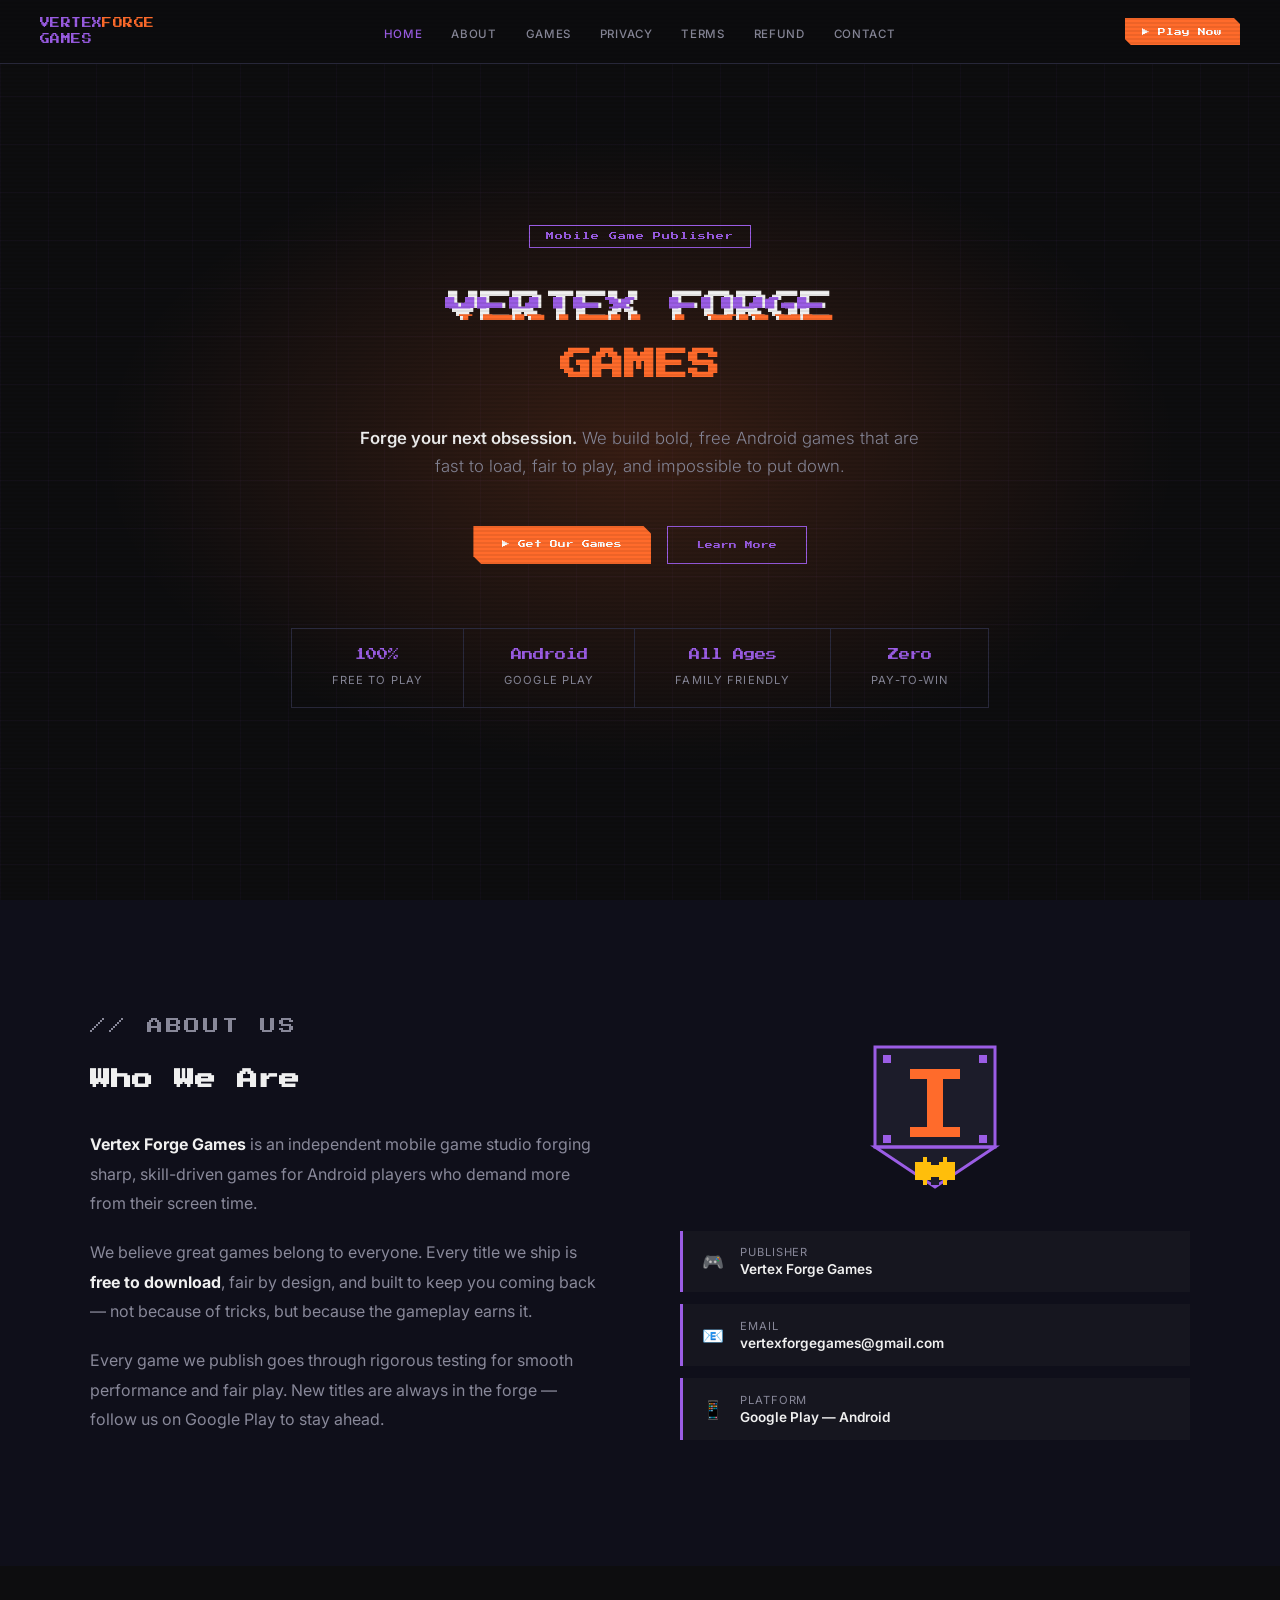
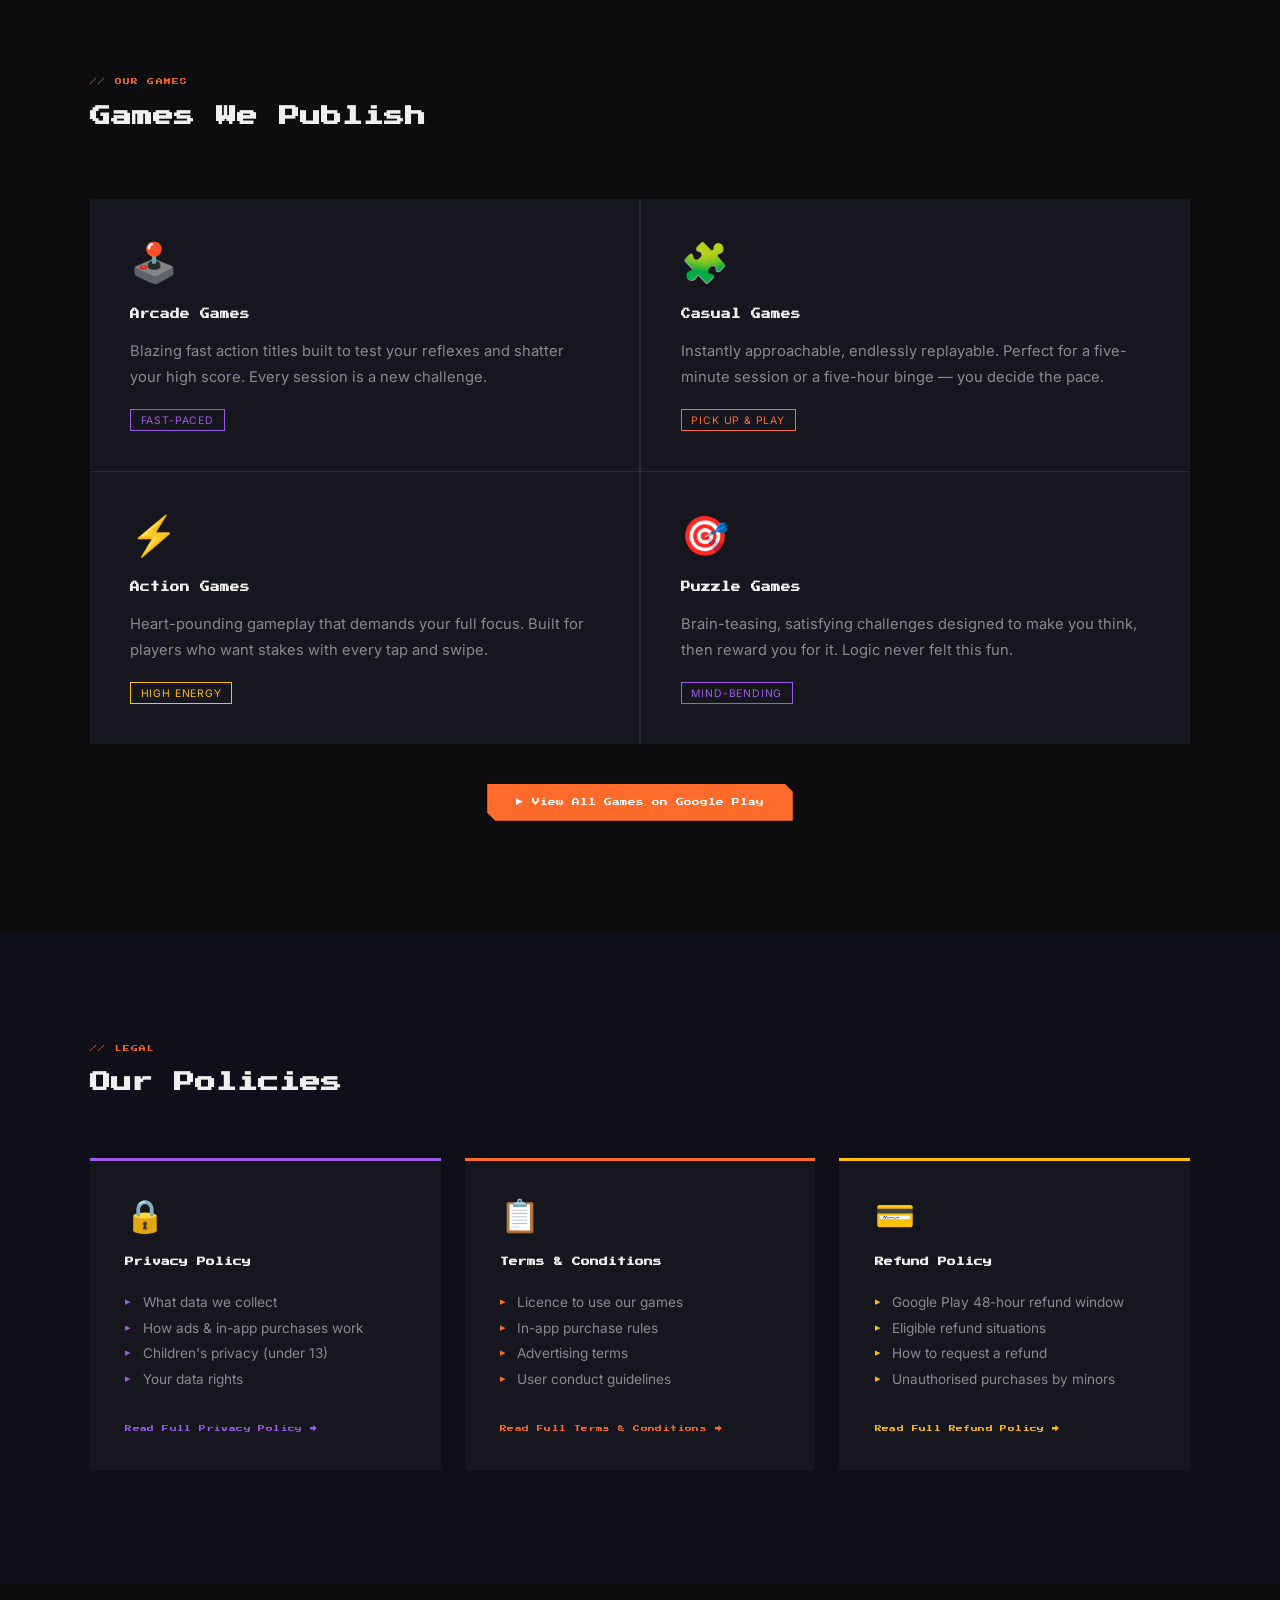
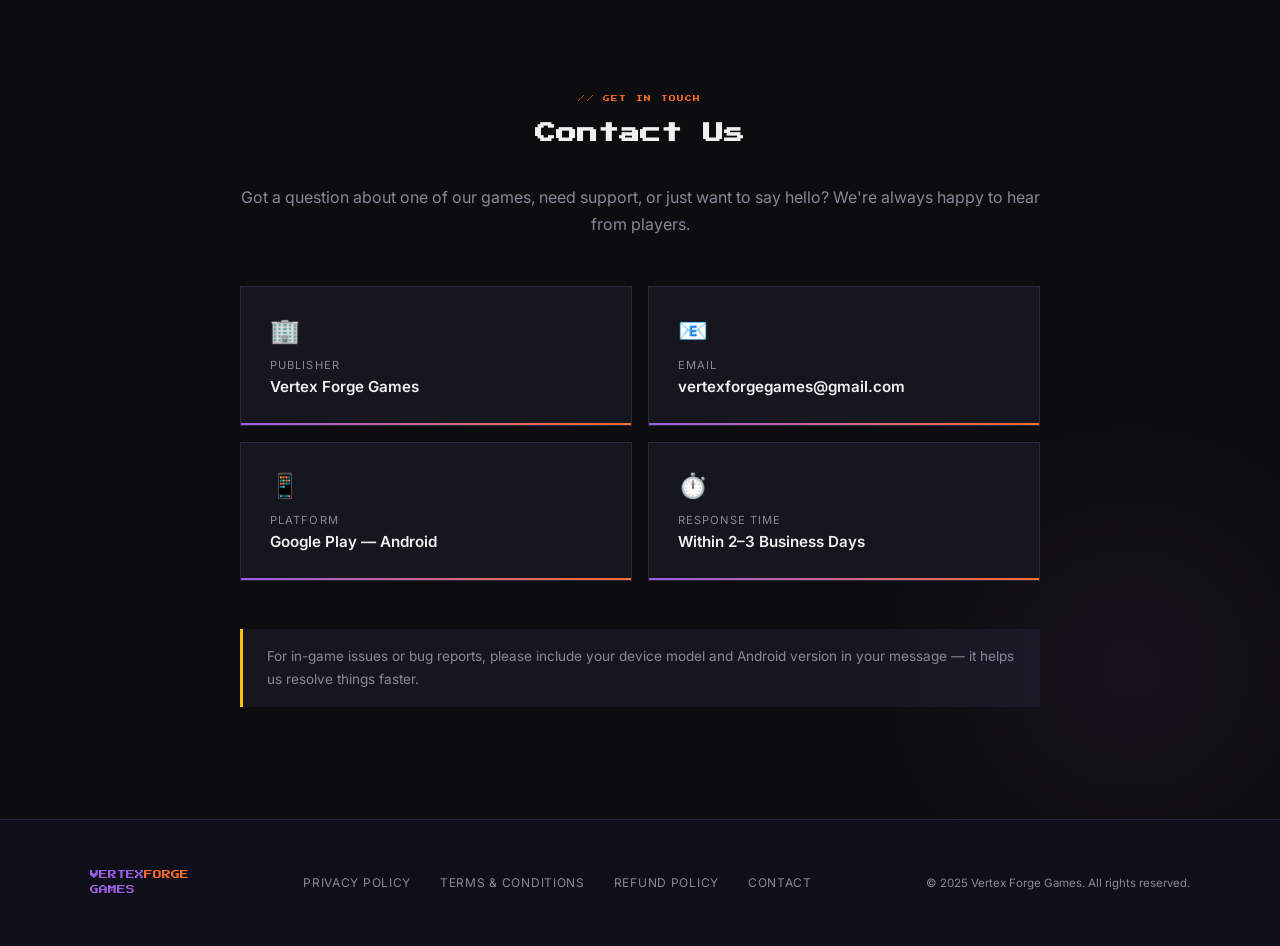
<file: index.html>
<!DOCTYPE html>
<html lang="en">
<head>
  <meta charset="UTF-8" />
  <meta name="viewport" content="width=device-width, initial-scale=1.0" />
  <title>Vertex Forge Games – Mobile Game Publisher</title>
  <link rel="preconnect" href="https://fonts.googleapis.com" />
  <link rel="preconnect" href="https://fonts.gstatic.com" crossorigin />
  <link href="https://fonts.googleapis.com/css2?family=Press+Start+2P&family=Inter:wght@300;400;500;600;700&display=swap" rel="stylesheet" />
  <link rel="stylesheet" href="style.css" />
  <style>
    /* ── SCANLINE ── */
    body::before {
      content: '';
      position: fixed;
      inset: 0;
      background: repeating-linear-gradient(
        to bottom,
        transparent 0px, transparent 2px,
        rgba(0,0,0,0.07) 2px, rgba(0,0,0,0.07) 4px
      );
      pointer-events: none;
      z-index: 9999;
    }

    /* ── HERO ── */
    #home {
      min-height: 100vh;
      display: flex;
      flex-direction: column;
      align-items: center;
      justify-content: center;
      position: relative;
      padding: 6rem 2rem 4rem;
      text-align: center;
      overflow: hidden;
    }
    #home::before {
      content: '';
      position: absolute;
      inset: 0;
      background-image:
        linear-gradient(rgba(155,93,229,0.04) 1px, transparent 1px),
        linear-gradient(90deg, rgba(155,93,229,0.04) 1px, transparent 1px);
      background-size: 48px 48px;
    }
    #home::after {
      content: '';
      position: absolute;
      inset: 0;
      background: radial-gradient(ellipse 60% 50% at 50% 50%, rgba(255,107,43,0.18) 0%, transparent 70%);
    }
    .hero-inner { position: relative; z-index: 2; max-width: 860px; }

    .hero-eyebrow {
      display: inline-block;
      font-family: var(--pixel-font);
      font-size: 0.5rem;
      color: var(--teal);
      letter-spacing: 0.12em;
      margin-bottom: 2rem;
      border: 1px solid var(--teal);
      padding: 0.4rem 1rem;
    }
    .hero-title {
      font-family: var(--pixel-font);
      font-size: clamp(1rem, 4vw, 2rem);
      line-height: 1.8;
      color: var(--white);
      margin-bottom: 0.6rem;
    }
    .hero-title .accent-red  { color: var(--red); }

    /* glitch */
    .glitch { position: relative; display: inline-block; }
    .glitch::before, .glitch::after {
      content: attr(data-text);
      position: absolute;
      top: 0; left: 0;
      width: 100%;
    }
    .glitch::before {
      color: var(--teal);
      clip-path: polygon(0 30%, 100% 30%, 100% 50%, 0 50%);
      transform: translateX(-3px);
      animation: glitch1 3.5s infinite linear;
    }
    .glitch::after {
      color: var(--red);
      clip-path: polygon(0 60%, 100% 60%, 100% 80%, 0 80%);
      transform: translateX(3px);
      animation: glitch2 3.5s infinite linear;
    }
    @keyframes glitch1 {
      0%, 88%, 100% { transform: translateX(-3px); opacity: 1; }
      90% { transform: translateX(4px) skewX(-2deg); opacity: 0.8; }
      92% { transform: translateX(-2px); opacity: 1; }
    }
    @keyframes glitch2 {
      0%, 88%, 100% { transform: translateX(3px); opacity: 1; }
      90% { transform: translateX(-4px) skewX(2deg); opacity: 0.8; }
      92% { transform: translateX(2px); opacity: 1; }
    }

    .hero-sub {
      font-size: 1.05rem;
      color: var(--muted);
      max-width: 580px;
      margin: 1.8rem auto 2.8rem;
      line-height: 1.7;
      font-weight: 300;
    }
    .hero-sub strong { color: var(--white); font-weight: 600; }

    .hero-btns { display: flex; gap: 1rem; justify-content: center; flex-wrap: wrap; }

    .btn-secondary {
      font-family: var(--pixel-font);
      font-size: 0.48rem;
      padding: 0.9rem 1.8rem;
      background: transparent;
      color: var(--teal);
      text-decoration: none;
      border: 1px solid var(--teal);
      transition: background 0.2s, transform 0.15s;
      display: inline-block;
    }
    .btn-secondary:hover { background: rgba(155,93,229,0.1); transform: translateY(-2px); }

    .hero-stats {
      display: flex;
      gap: 0;
      justify-content: center;
      margin-top: 4rem;
      flex-wrap: wrap;
      border: 1px solid var(--border);
    }
    .stat { padding: 1.2rem 2.5rem; border-right: 1px solid var(--border); text-align: center; }
    .stat:last-child { border-right: none; }
    .stat-val { font-family: var(--pixel-font); font-size: 0.7rem; color: var(--teal); display: block; margin-bottom: 0.5rem; }
    .stat-label { font-size: 0.7rem; color: var(--muted); text-transform: uppercase; letter-spacing: 0.1em; }

    /* ── ABOUT ── */
    #about { padding: 7rem 2rem; background: var(--deep-navy); position: relative; }
    .about-grid { max-width: 1100px; margin: 0 auto; display: grid; grid-template-columns: 1fr 1fr; gap: 5rem; align-items: center; }
    .about-text p { font-size: 1rem; color: var(--muted); line-height: 1.85; margin-bottom: 1.2rem; }
    .about-text p strong { color: var(--white); }
    .about-logo-box { display: flex; flex-direction: column; align-items: center; gap: 1.5rem; }
    .pixel-emblem { width: 180px; height: 180px; }
    .pixel-emblem svg { width: 100%; height: 100%; }
    .about-info-cards { display: flex; flex-direction: column; gap: 0.8rem; width: 100%; }
    .info-card { display: flex; align-items: center; gap: 1rem; padding: 0.9rem 1.2rem; background: var(--panel); border-left: 3px solid var(--teal); }
    .info-card-icon { font-size: 1.1rem; }
    .info-card-label { font-size: 0.7rem; color: var(--muted); text-transform: uppercase; letter-spacing: 0.08em; margin-bottom: 0.15rem; }
    .info-card-val { font-size: 0.85rem; color: var(--white); font-weight: 600; }

    /* ── GAMES ── */
    #games { padding: 7rem 2rem; background: var(--black); }
    .games-header { max-width: 1100px; margin: 0 auto 4rem; }
    .games-grid { max-width: 1100px; margin: 0 auto; display: grid; grid-template-columns: repeat(2,1fr); gap: 1.5px; background: var(--border); }
    .game-card { background: var(--panel); padding: 2.5rem; position: relative; overflow: hidden; transition: background 0.25s; }
    .game-card::before { content:''; position:absolute; top:0; left:0; width:3px; height:0; background:var(--teal); transition:height 0.35s ease; }
    .game-card:hover { background: var(--panel2); }
    .game-card:hover::before { height: 100%; }
    .game-card:nth-child(2)::before { background: var(--red); }
    .game-card:nth-child(3)::before { background: var(--gold); }
    .game-card:nth-child(4)::before { background: var(--teal); }
    .game-icon { font-size: 2.4rem; margin-bottom: 1.2rem; display: block; }
    .game-card h3 { font-family: var(--pixel-font); font-size: 0.6rem; color: var(--white); margin-bottom: 1rem; line-height: 1.8; }
    .game-card p { font-size: 0.92rem; color: var(--muted); line-height: 1.75; }
    .game-tag { display: inline-block; margin-top: 1.2rem; font-size: 0.65rem; color: var(--teal); border: 1px solid currentColor; padding: 0.2rem 0.6rem; letter-spacing: 0.08em; text-transform: uppercase; }
    .game-card:nth-child(2) .game-tag { color: var(--red); }
    .game-card:nth-child(3) .game-tag { color: var(--gold); }
    .games-cta { max-width: 1100px; margin: 2.5rem auto 0; text-align: center; }

    /* ── POLICIES ── */
    #policies { padding: 7rem 2rem; background: var(--deep-navy); }
    .policies-inner { max-width: 1100px; margin: 0 auto; }
    .policies-grid { display: grid; grid-template-columns: repeat(3,1fr); gap: 1.5rem; margin-top: 3.5rem; }
    .policy-card { background: var(--panel); padding: 2.2rem; border-top: 3px solid var(--border); position: relative; transition: border-color 0.2s, transform 0.2s; }
    .policy-card:nth-child(1) { border-top-color: var(--teal); }
    .policy-card:nth-child(2) { border-top-color: var(--red); }
    .policy-card:nth-child(3) { border-top-color: var(--gold); }
    .policy-card:hover { transform: translateY(-4px); }
    .policy-icon { font-size: 2rem; margin-bottom: 1.2rem; display: block; }
    .policy-card h3 { font-family: var(--pixel-font); font-size: 0.55rem; color: var(--white); margin-bottom: 1.2rem; line-height: 1.8; }
    .policy-card ul { list-style: none; margin-bottom: 1.5rem; }
    .policy-card ul li { font-size: 0.85rem; color: var(--muted); padding: 0.3rem 0 0.3rem 1.1rem; position: relative; }
    .policy-card ul li::before { content:'▸'; position:absolute; left:0; color:var(--teal); font-size:0.7rem; }
    .policy-card:nth-child(2) ul li::before { color: var(--red); }
    .policy-card:nth-child(3) ul li::before { color: var(--gold); }
    .policy-link { font-family: var(--pixel-font); font-size: 0.42rem; color: var(--teal); text-decoration: none; letter-spacing: 0.06em; transition: color 0.2s; }
    .policy-link:hover { color: var(--white); }
    .policy-card:nth-child(2) .policy-link { color: var(--red); }
    .policy-card:nth-child(3) .policy-link { color: var(--gold); }

    /* ── CONTACT ── */
    #contact { padding: 7rem 2rem; background: var(--black); position: relative; overflow: hidden; }
    #contact::before { content:''; position:absolute; bottom:-100px; right:-100px; width:500px; height:500px; background:radial-gradient(circle, rgba(155,93,229,0.07) 0%, transparent 70%); }
    .contact-inner { max-width: 800px; margin: 0 auto; text-align: center; }
    .contact-cards { display: grid; grid-template-columns: repeat(2,1fr); gap: 1rem; margin: 3rem 0; }
    .contact-card { background: var(--panel); padding: 1.8rem; border: 1px solid var(--border); text-align: left; position: relative; overflow: hidden; }
    .contact-card::after { content:''; position:absolute; bottom:0; left:0; right:0; height:2px; background:linear-gradient(90deg, var(--teal), var(--red)); }
    .contact-card-icon { font-size: 1.5rem; margin-bottom: 0.8rem; display: block; }
    .contact-card-label { font-size: 0.7rem; color: var(--muted); text-transform: uppercase; letter-spacing: 0.1em; margin-bottom: 0.3rem; }
    .contact-card-val { font-size: 0.95rem; color: var(--white); font-weight: 600; }
    .contact-note { font-size: 0.85rem; color: var(--muted); line-height: 1.7; background: var(--panel); border-left: 3px solid var(--gold); padding: 1rem 1.5rem; text-align: left; }

    @media (max-width: 768px) {
      .about-grid { grid-template-columns: 1fr; gap: 3rem; }
      .games-grid { grid-template-columns: 1fr; }
      .policies-grid { grid-template-columns: 1fr; }
      .contact-cards { grid-template-columns: 1fr; }
      .hero-stats { flex-direction: column; border: none; gap: 0.5rem; }
      .stat { border-right: none; border: 1px solid var(--border); }
    }
    @media (prefers-reduced-motion: reduce) {
      .glitch::before, .glitch::after { animation: none; }
    }
  </style>
</head>
<body>

<!-- NAV -->
<nav>
  <a href="index.html" class="nav-logo">VERTEX<span>FORGE</span><br>GAMES</a>
  <ul>
    <li><a href="#home" class="active">Home</a></li>
    <li><a href="#about">About</a></li>
    <li><a href="#games">Games</a></li>
    <li><a href="privacy-policy.html">Privacy</a></li>
    <li><a href="terms.html">Terms</a></li>
    <li><a href="refund-policy.html">Refund</a></li>
    <li><a href="#contact">Contact</a></li>
  </ul>
  <a href="https://play.google.com/store" class="nav-cta">▶ Play Now</a>
</nav>

<!-- HERO -->
<section id="home">
  <div class="hero-inner">
    <span class="hero-eyebrow">Mobile Game Publisher</span>
    <h1 class="hero-title">
      <span class="glitch" data-text="VERTEX FORGE">VERTEX FORGE</span><br>
      <span class="accent-red">GAMES</span>
    </h1>
    <p class="hero-sub">
      <strong>Forge your next obsession.</strong> We build bold, free Android games that are fast to load, fair to play, and impossible to put down.
    </p>
    <div class="hero-btns">
      <a href="https://play.google.com/store" class="btn-primary">▶ Get Our Games</a>
      <a href="#about" class="btn-secondary">Learn More</a>
    </div>
    <div class="hero-stats">
      <div class="stat"><span class="stat-val">100%</span><span class="stat-label">Free to Play</span></div>
      <div class="stat"><span class="stat-val">Android</span><span class="stat-label">Google Play</span></div>
      <div class="stat"><span class="stat-val">All Ages</span><span class="stat-label">Family Friendly</span></div>
      <div class="stat"><span class="stat-val">Zero</span><span class="stat-label">Pay-to-Win</span></div>
    </div>
  </div>
</section>

<!-- ABOUT -->
<section id="about">
  <div class="about-grid">
    <div class="about-text">
      <p class="section-label">// About Us</p>
      <h2 class="section-title">Who We Are</h2>
      <p><strong>Vertex Forge Games</strong> is an independent mobile game studio forging sharp, skill-driven games for Android players who demand more from their screen time.</p>
      <p>We believe great games belong to everyone. Every title we ship is <strong>free to download</strong>, fair by design, and built to keep you coming back — not because of tricks, but because the gameplay earns it.</p>
      <p>Every game we publish goes through rigorous testing for smooth performance and fair play. New titles are always in the forge — follow us on Google Play to stay ahead.</p>
    </div>
    <div class="about-logo-box">
      <div class="pixel-emblem">
        <svg viewBox="0 0 180 180" xmlns="http://www.w3.org/2000/svg">
          <rect x="30" y="20" width="120" height="100" fill="#1c1c2a" rx="0"/>
          <polygon points="30,120 90,160 150,120" fill="#1c1c2a"/>
          <rect x="30" y="20" width="120" height="100" fill="none" stroke="#9b5de5" stroke-width="3"/>
          <polygon points="30,120 90,160 150,120" fill="none" stroke="#9b5de5" stroke-width="3"/>
          <rect x="65" y="42" width="50" height="10" fill="#ff6b2b"/>
          <rect x="82" y="52" width="16" height="48" fill="#ff6b2b"/>
          <rect x="65" y="100" width="50" height="10" fill="#ff6b2b"/>
          <rect x="38" y="28" width="8" height="8" fill="#9b5de5"/>
          <rect x="134" y="28" width="8" height="8" fill="#9b5de5"/>
          <rect x="38" y="108" width="8" height="8" fill="#9b5de5"/>
          <rect x="134" y="108" width="8" height="8" fill="#9b5de5"/>
          <rect x="70" y="135" width="40" height="18" fill="#ffbe0b" rx="0"/>
          <rect x="78" y="130" width="4" height="28" fill="#ffbe0b"/>
          <rect x="98" y="130" width="4" height="28" fill="#ffbe0b"/>
          <rect x="86" y="130" width="8" height="8" fill="#1c1c2a"/>
          <rect x="86" y="150" width="8" height="8" fill="#1c1c2a"/>
        </svg>
      </div>
      <div class="about-info-cards">
        <div class="info-card"><span class="info-card-icon">🎮</span><div><div class="info-card-label">Publisher</div><div class="info-card-val">Vertex Forge Games</div></div></div>
        <div class="info-card"><span class="info-card-icon">📧</span><div><div class="info-card-label">Email</div><div class="info-card-val">vertexforgegames@gmail.com</div></div></div>
        <div class="info-card"><span class="info-card-icon">📱</span><div><div class="info-card-label">Platform</div><div class="info-card-val">Google Play — Android</div></div></div>
      </div>
    </div>
  </div>
</section>

<!-- GAMES -->
<section id="games">
  <div class="games-header">
    <p class="section-label">// Our Games</p>
    <h2 class="section-title">Games We Publish</h2>
  </div>
  <div class="games-grid">
    <div class="game-card">
      <span class="game-icon">🕹️</span>
      <h3>Arcade Games</h3>
      <p>Blazing fast action titles built to test your reflexes and shatter your high score. Every session is a new challenge.</p>
      <span class="game-tag">Fast-Paced</span>
    </div>
    <div class="game-card">
      <span class="game-icon">🧩</span>
      <h3>Casual Games</h3>
      <p>Instantly approachable, endlessly replayable. Perfect for a five-minute session or a five-hour binge — you decide the pace.</p>
      <span class="game-tag">Pick Up & Play</span>
    </div>
    <div class="game-card">
      <span class="game-icon">⚡</span>
      <h3>Action Games</h3>
      <p>Heart-pounding gameplay that demands your full focus. Built for players who want stakes with every tap and swipe.</p>
      <span class="game-tag">High Energy</span>
    </div>
    <div class="game-card">
      <span class="game-icon">🎯</span>
      <h3>Puzzle Games</h3>
      <p>Brain-teasing, satisfying challenges designed to make you think, then reward you for it. Logic never felt this fun.</p>
      <span class="game-tag">Mind-Bending</span>
    </div>
  </div>
  <div class="games-cta">
    <a href="https://play.google.com/store" class="btn-primary">▶ View All Games on Google Play</a>
  </div>
</section>

<!-- POLICIES -->
<section id="policies">
  <div class="policies-inner">
    <p class="section-label">// Legal</p>
    <h2 class="section-title">Our Policies</h2>
    <div class="policies-grid">
      <div class="policy-card">
        <span class="policy-icon">🔒</span>
        <h3>Privacy Policy</h3>
        <ul>
          <li>What data we collect</li>
          <li>How ads &amp; in-app purchases work</li>
          <li>Children's privacy (under 13)</li>
          <li>Your data rights</li>
        </ul>
        <a href="privacy-policy.html" class="policy-link">Read Full Privacy Policy →</a>
      </div>
      <div class="policy-card">
        <span class="policy-icon">📋</span>
        <h3>Terms &amp; Conditions</h3>
        <ul>
          <li>Licence to use our games</li>
          <li>In-app purchase rules</li>
          <li>Advertising terms</li>
          <li>User conduct guidelines</li>
        </ul>
        <a href="terms.html" class="policy-link">Read Full Terms &amp; Conditions →</a>
      </div>
      <div class="policy-card">
        <span class="policy-icon">💳</span>
        <h3>Refund Policy</h3>
        <ul>
          <li>Google Play 48-hour refund window</li>
          <li>Eligible refund situations</li>
          <li>How to request a refund</li>
          <li>Unauthorised purchases by minors</li>
        </ul>
        <a href="refund-policy.html" class="policy-link">Read Full Refund Policy →</a>
      </div>
    </div>
  </div>
</section>

<!-- CONTACT -->
<section id="contact">
  <div class="contact-inner">
    <p class="section-label">// Get In Touch</p>
    <h2 class="section-title">Contact Us</h2>
    <p style="color:var(--muted);font-size:1rem;line-height:1.7;margin-bottom:1rem;">Got a question about one of our games, need support, or just want to say hello? We're always happy to hear from players.</p>
    <div class="contact-cards">
      <div class="contact-card"><span class="contact-card-icon">🏢</span><div class="contact-card-label">Publisher</div><div class="contact-card-val">Vertex Forge Games</div></div>
      <div class="contact-card"><span class="contact-card-icon">📧</span><div class="contact-card-label">Email</div><div class="contact-card-val">vertexforgegames@gmail.com</div></div>
      <div class="contact-card"><span class="contact-card-icon">📱</span><div class="contact-card-label">Platform</div><div class="contact-card-val">Google Play — Android</div></div>
      <div class="contact-card"><span class="contact-card-icon">⏱️</span><div class="contact-card-label">Response Time</div><div class="contact-card-val">Within 2–3 Business Days</div></div>
    </div>
    <div class="contact-note">For in-game issues or bug reports, please include your device model and Android version in your message — it helps us resolve things faster.</div>
  </div>
</section>

<!-- FOOTER -->
<footer>
  <div class="footer-inner">
    <a href="index.html" class="footer-logo">VERTEX<span>FORGE</span><br>GAMES</a>
    <div class="footer-links">
      <a href="privacy-policy.html">Privacy Policy</a>
      <a href="terms.html">Terms &amp; Conditions</a>
      <a href="refund-policy.html">Refund Policy</a>
      <a href="#contact">Contact</a>
    </div>
    <span class="footer-copy">© 2025 Vertex Forge Games. All rights reserved.</span>
  </div>
</footer>

</body>
</html>
</file>
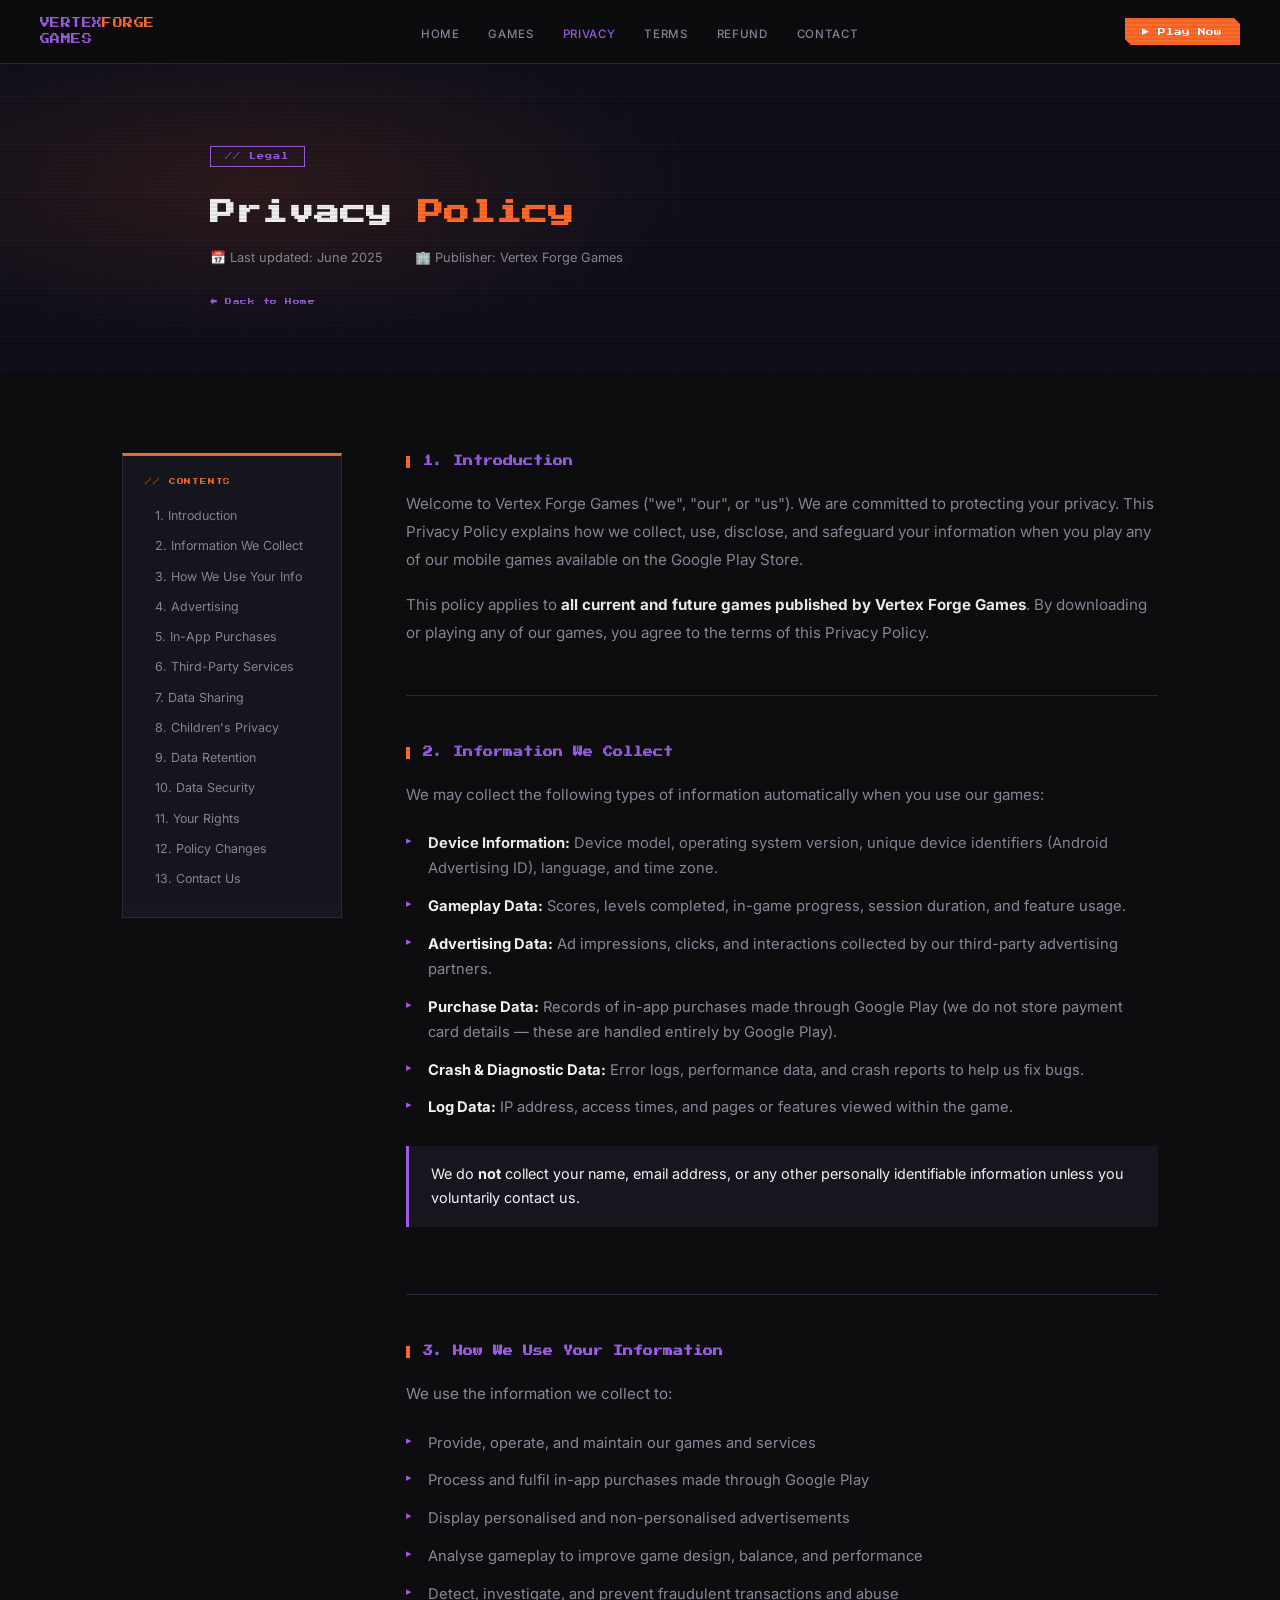
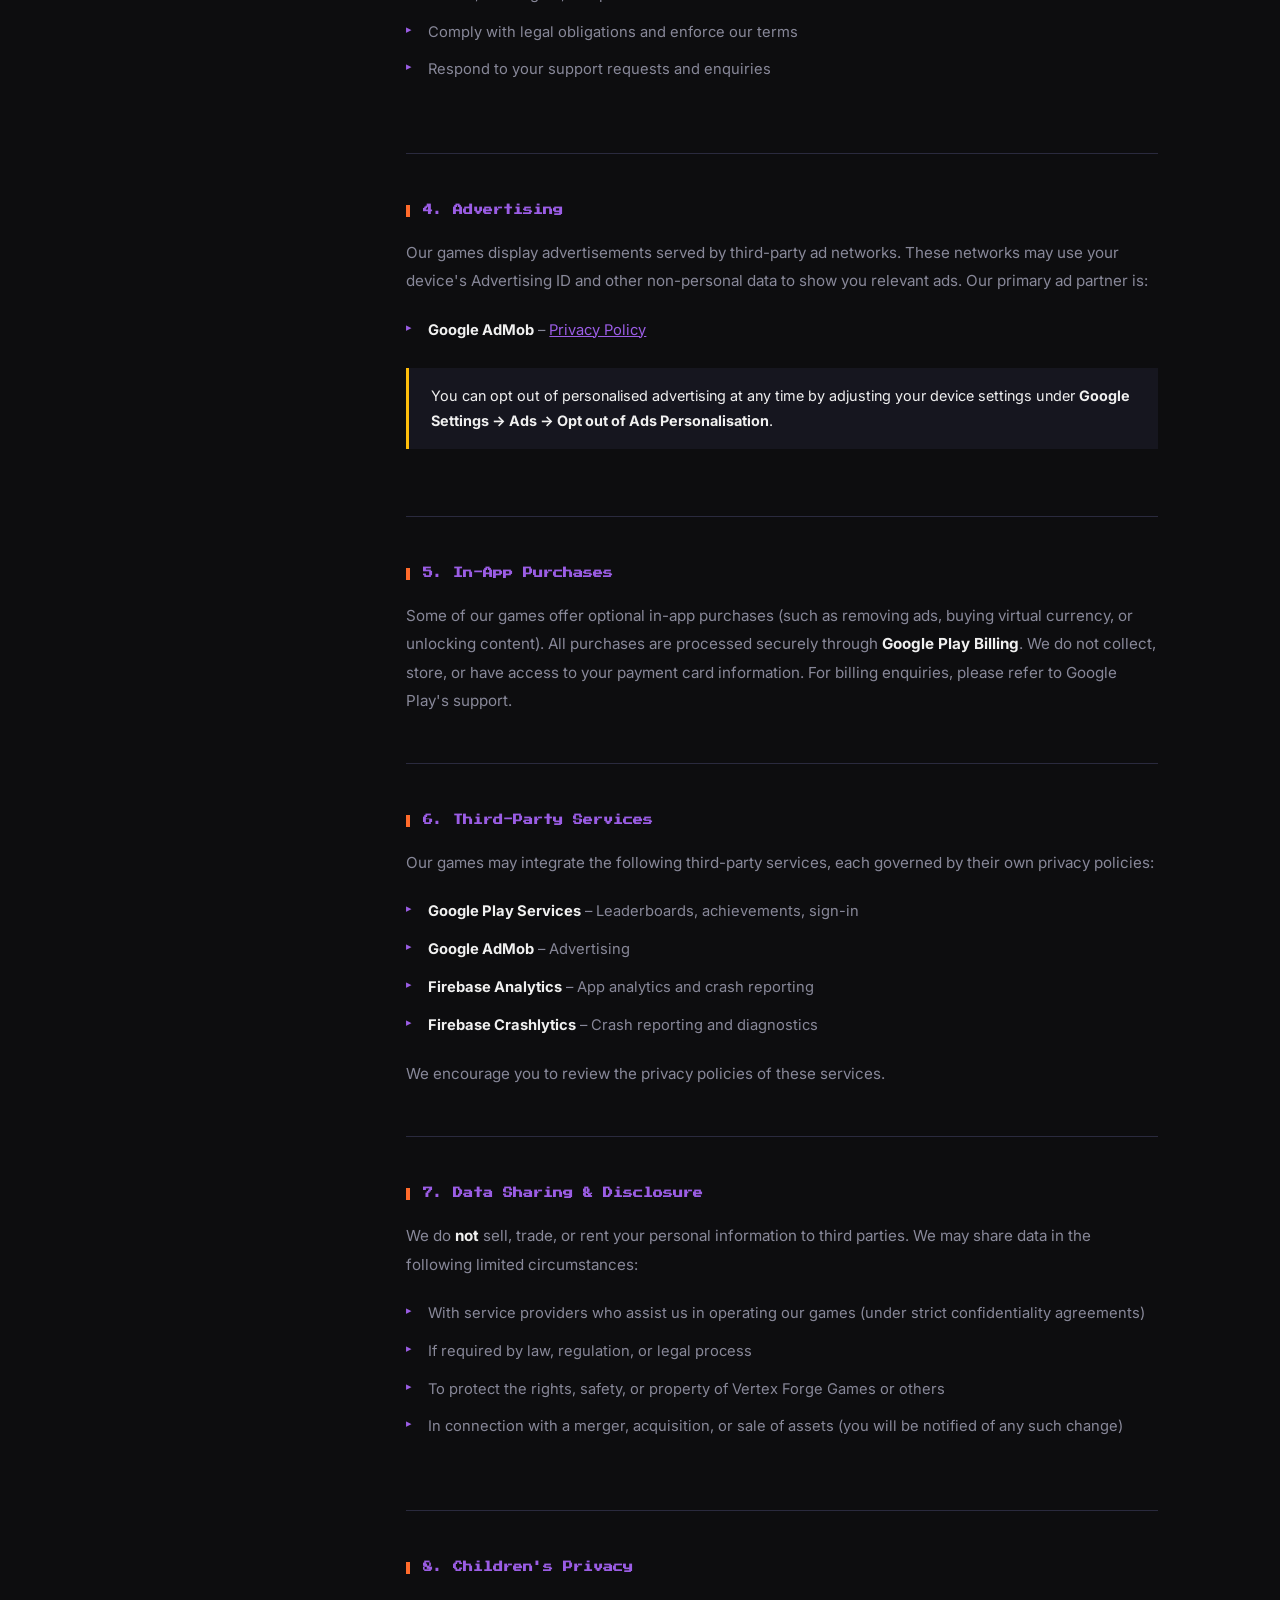
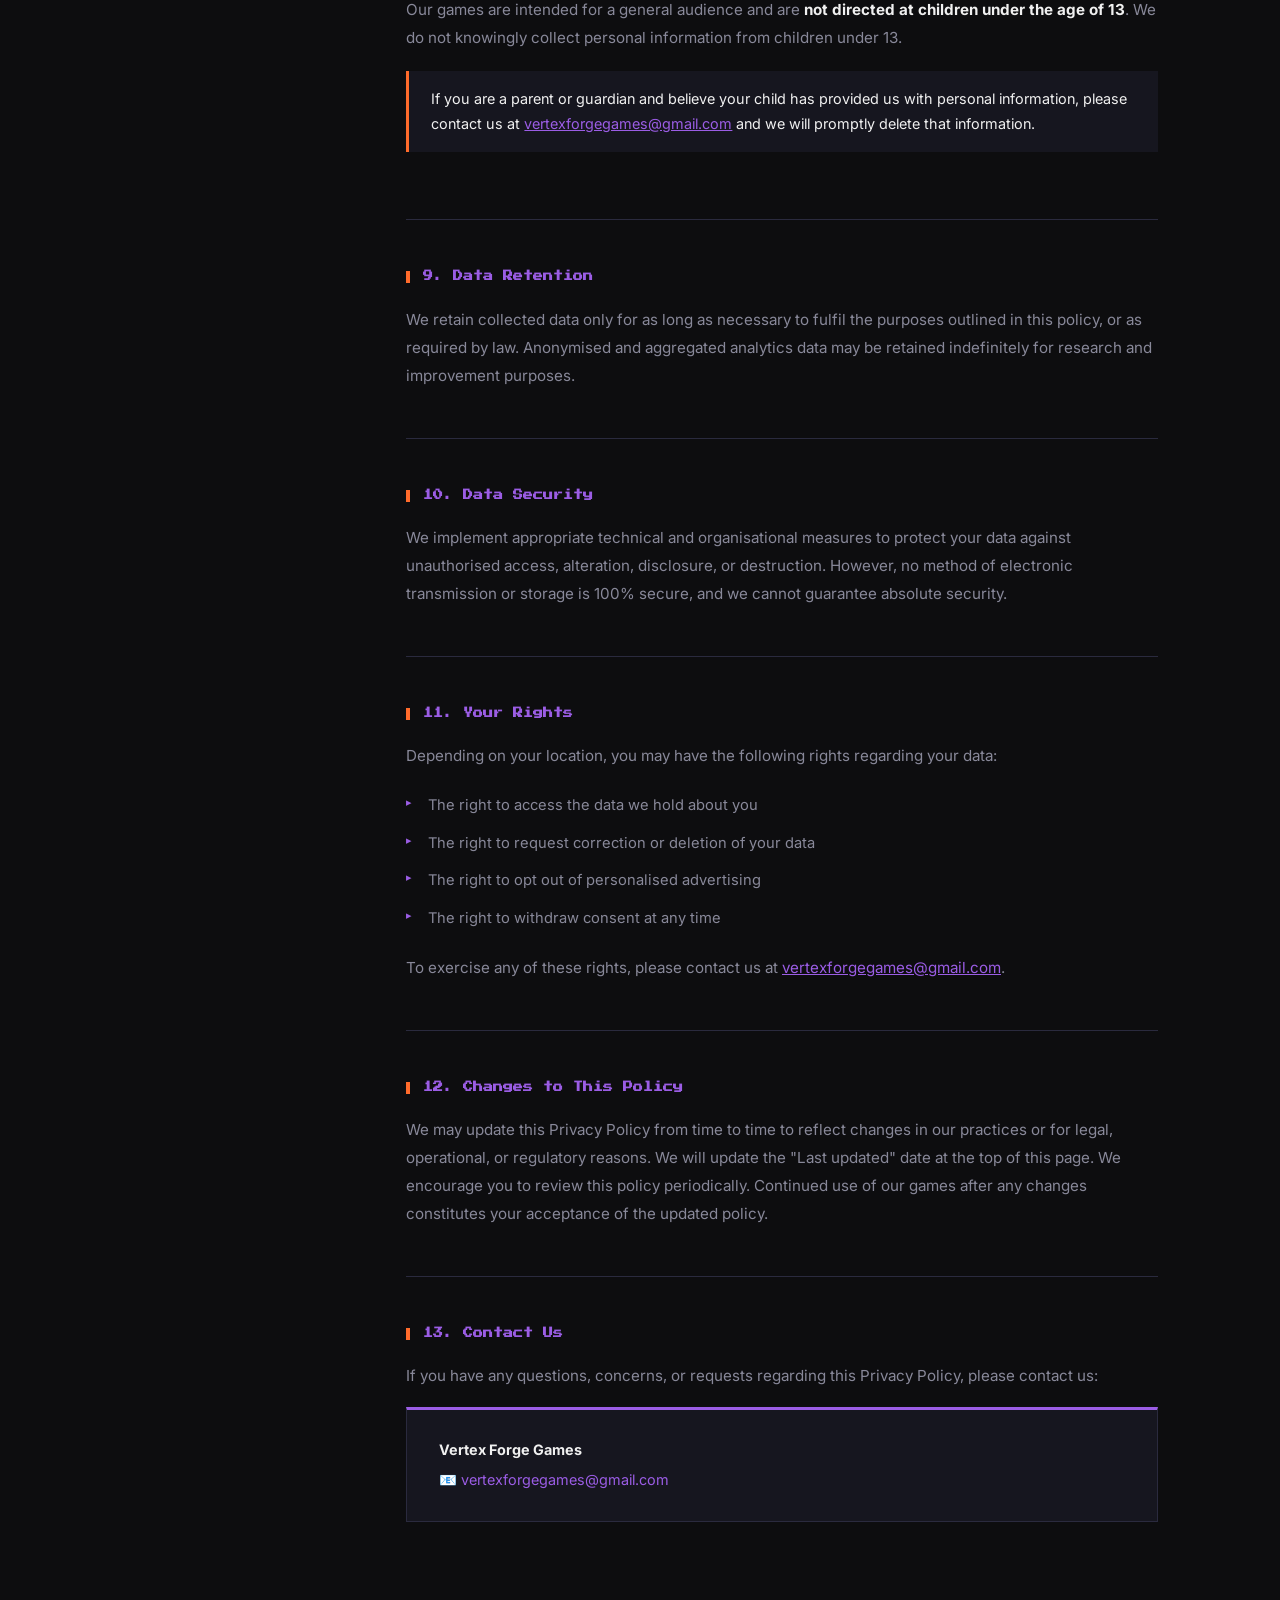
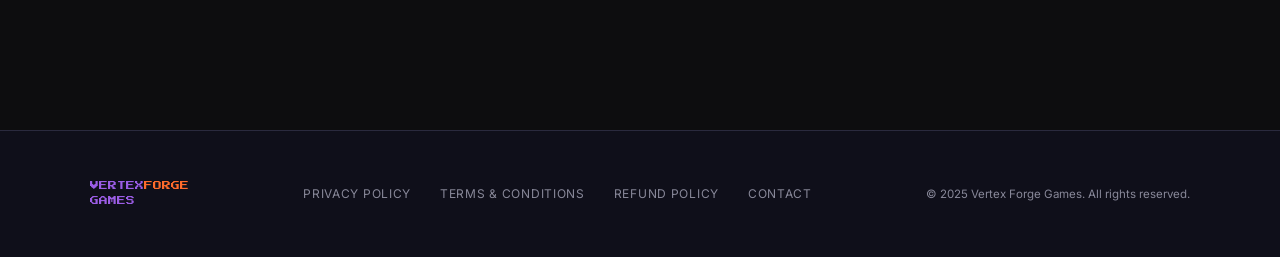
<file: privacy-policy.html>
<!DOCTYPE html>
<html lang="en">
<head>
  <meta charset="UTF-8" />
  <meta name="viewport" content="width=device-width, initial-scale=1.0" />
  <title>Privacy Policy – Vertex Forge Games</title>
  <link rel="preconnect" href="https://fonts.googleapis.com" />
  <link rel="preconnect" href="https://fonts.gstatic.com" crossorigin />
  <link href="https://fonts.googleapis.com/css2?family=Press+Start+2P&family=Inter:wght@300;400;500;600;700&display=swap" rel="stylesheet" />
  <link rel="stylesheet" href="style.css" />
</head>
<body>

<nav>
  <a href="index.html" class="nav-logo">VERTEX<span>FORGE</span><br>GAMES</a>
  <ul>
    <li><a href="index.html">Home</a></li>
    <li><a href="index.html#games">Games</a></li>
    <li><a href="privacy-policy.html" class="active">Privacy</a></li>
    <li><a href="terms.html">Terms</a></li>
    <li><a href="refund-policy.html">Refund</a></li>
    <li><a href="index.html#contact">Contact</a></li>
  </ul>
  <a href="https://play.google.com/store" class="nav-cta">▶ Play Now</a>
</nav>

<section class="legal-hero">
  <div class="legal-hero-inner">
    <span class="legal-eyebrow">// Legal</span>
    <h1 class="legal-title">Privacy <span>Policy</span></h1>
    <div class="legal-meta">
      <span>📅 Last updated: June 2025</span>
      <span>🏢 Publisher: Vertex Forge Games</span>
    </div>
    <a href="index.html" class="back-link">← Back to Home</a>
  </div>
</section>

<div class="legal-layout">

  <!-- TOC -->
  <aside class="toc">
    <div class="toc-title">// Contents</div>
    <ul>
      <li><a href="#s1">1. Introduction</a></li>
      <li><a href="#s2">2. Information We Collect</a></li>
      <li><a href="#s3">3. How We Use Your Info</a></li>
      <li><a href="#s4">4. Advertising</a></li>
      <li><a href="#s5">5. In-App Purchases</a></li>
      <li><a href="#s6">6. Third-Party Services</a></li>
      <li><a href="#s7">7. Data Sharing</a></li>
      <li><a href="#s8">8. Children's Privacy</a></li>
      <li><a href="#s9">9. Data Retention</a></li>
      <li><a href="#s10">10. Data Security</a></li>
      <li><a href="#s11">11. Your Rights</a></li>
      <li><a href="#s12">12. Policy Changes</a></li>
      <li><a href="#s13">13. Contact Us</a></li>
    </ul>
  </aside>

  <!-- BODY -->
  <main class="legal-body" style="padding: 0;">

    <div class="legal-section" id="s1">
      <h2>1. Introduction</h2>
      <p>Welcome to Vertex Forge Games ("we", "our", or "us"). We are committed to protecting your privacy. This Privacy Policy explains how we collect, use, disclose, and safeguard your information when you play any of our mobile games available on the Google Play Store.</p>
      <p>This policy applies to <strong>all current and future games published by Vertex Forge Games</strong>. By downloading or playing any of our games, you agree to the terms of this Privacy Policy.</p>
    </div>

    <div class="legal-section" id="s2">
      <h2>2. Information We Collect</h2>
      <p>We may collect the following types of information automatically when you use our games:</p>
      <ul>
        <li><strong>Device Information:</strong> Device model, operating system version, unique device identifiers (Android Advertising ID), language, and time zone.</li>
        <li><strong>Gameplay Data:</strong> Scores, levels completed, in-game progress, session duration, and feature usage.</li>
        <li><strong>Advertising Data:</strong> Ad impressions, clicks, and interactions collected by our third-party advertising partners.</li>
        <li><strong>Purchase Data:</strong> Records of in-app purchases made through Google Play (we do not store payment card details — these are handled entirely by Google Play).</li>
        <li><strong>Crash &amp; Diagnostic Data:</strong> Error logs, performance data, and crash reports to help us fix bugs.</li>
        <li><strong>Log Data:</strong> IP address, access times, and pages or features viewed within the game.</li>
      </ul>
      <div class="legal-highlight info">We do <strong>not</strong> collect your name, email address, or any other personally identifiable information unless you voluntarily contact us.</div>
    </div>

    <div class="legal-section" id="s3">
      <h2>3. How We Use Your Information</h2>
      <p>We use the information we collect to:</p>
      <ul>
        <li>Provide, operate, and maintain our games and services</li>
        <li>Process and fulfil in-app purchases made through Google Play</li>
        <li>Display personalised and non-personalised advertisements</li>
        <li>Analyse gameplay to improve game design, balance, and performance</li>
        <li>Detect, investigate, and prevent fraudulent transactions and abuse</li>
        <li>Comply with legal obligations and enforce our terms</li>
        <li>Respond to your support requests and enquiries</li>
      </ul>
    </div>

    <div class="legal-section" id="s4">
      <h2>4. Advertising</h2>
      <p>Our games display advertisements served by third-party ad networks. These networks may use your device's Advertising ID and other non-personal data to show you relevant ads. Our primary ad partner is:</p>
      <ul>
        <li><strong>Google AdMob</strong> – <a href="https://policies.google.com/privacy" style="color:var(--teal);">Privacy Policy</a></li>
      </ul>
      <div class="legal-highlight">You can opt out of personalised advertising at any time by adjusting your device settings under <strong>Google Settings → Ads → Opt out of Ads Personalisation</strong>.</div>
    </div>

    <div class="legal-section" id="s5">
      <h2>5. In-App Purchases</h2>
      <p>Some of our games offer optional in-app purchases (such as removing ads, buying virtual currency, or unlocking content). All purchases are processed securely through <strong>Google Play Billing</strong>. We do not collect, store, or have access to your payment card information. For billing enquiries, please refer to Google Play's support.</p>
    </div>

    <div class="legal-section" id="s6">
      <h2>6. Third-Party Services</h2>
      <p>Our games may integrate the following third-party services, each governed by their own privacy policies:</p>
      <ul>
        <li><strong>Google Play Services</strong> – Leaderboards, achievements, sign-in</li>
        <li><strong>Google AdMob</strong> – Advertising</li>
        <li><strong>Firebase Analytics</strong> – App analytics and crash reporting</li>
        <li><strong>Firebase Crashlytics</strong> – Crash reporting and diagnostics</li>
      </ul>
      <p>We encourage you to review the privacy policies of these services.</p>
    </div>

    <div class="legal-section" id="s7">
      <h2>7. Data Sharing &amp; Disclosure</h2>
      <p>We do <strong>not</strong> sell, trade, or rent your personal information to third parties. We may share data in the following limited circumstances:</p>
      <ul>
        <li>With service providers who assist us in operating our games (under strict confidentiality agreements)</li>
        <li>If required by law, regulation, or legal process</li>
        <li>To protect the rights, safety, or property of Vertex Forge Games or others</li>
        <li>In connection with a merger, acquisition, or sale of assets (you will be notified of any such change)</li>
      </ul>
    </div>

    <div class="legal-section" id="s8">
      <h2>8. Children's Privacy</h2>
      <p>Our games are intended for a general audience and are <strong>not directed at children under the age of 13</strong>. We do not knowingly collect personal information from children under 13.</p>
      <div class="legal-highlight warn">If you are a parent or guardian and believe your child has provided us with personal information, please contact us at <a href="mailto:vertexforgegames@gmail.com" style="color:var(--teal);">vertexforgegames@gmail.com</a> and we will promptly delete that information.</div>
    </div>

    <div class="legal-section" id="s9">
      <h2>9. Data Retention</h2>
      <p>We retain collected data only for as long as necessary to fulfil the purposes outlined in this policy, or as required by law. Anonymised and aggregated analytics data may be retained indefinitely for research and improvement purposes.</p>
    </div>

    <div class="legal-section" id="s10">
      <h2>10. Data Security</h2>
      <p>We implement appropriate technical and organisational measures to protect your data against unauthorised access, alteration, disclosure, or destruction. However, no method of electronic transmission or storage is 100% secure, and we cannot guarantee absolute security.</p>
    </div>

    <div class="legal-section" id="s11">
      <h2>11. Your Rights</h2>
      <p>Depending on your location, you may have the following rights regarding your data:</p>
      <ul>
        <li>The right to access the data we hold about you</li>
        <li>The right to request correction or deletion of your data</li>
        <li>The right to opt out of personalised advertising</li>
        <li>The right to withdraw consent at any time</li>
      </ul>
      <p>To exercise any of these rights, please contact us at <a href="mailto:vertexforgegames@gmail.com" style="color:var(--teal);">vertexforgegames@gmail.com</a>.</p>
    </div>

    <div class="legal-section" id="s12">
      <h2>12. Changes to This Policy</h2>
      <p>We may update this Privacy Policy from time to time to reflect changes in our practices or for legal, operational, or regulatory reasons. We will update the "Last updated" date at the top of this page. We encourage you to review this policy periodically. Continued use of our games after any changes constitutes your acceptance of the updated policy.</p>
    </div>

    <div class="legal-section" id="s13">
      <h2>13. Contact Us</h2>
      <p>If you have any questions, concerns, or requests regarding this Privacy Policy, please contact us:</p>
      <div class="legal-contact-box">
        <p><strong>Vertex Forge Games</strong>
        📧 <a href="mailto:vertexforgegames@gmail.com">vertexforgegames@gmail.com</a></p>
      </div>
    </div>

  </main>
</div>

<footer>
  <div class="footer-inner">
    <a href="index.html" class="footer-logo">VERTEX<span>FORGE</span><br>GAMES</a>
    <div class="footer-links">
      <a href="privacy-policy.html">Privacy Policy</a>
      <a href="terms.html">Terms &amp; Conditions</a>
      <a href="refund-policy.html">Refund Policy</a>
      <a href="index.html#contact">Contact</a>
    </div>
    <span class="footer-copy">© 2025 Vertex Forge Games. All rights reserved.</span>
  </div>
</footer>

</body>
</html>
</file>
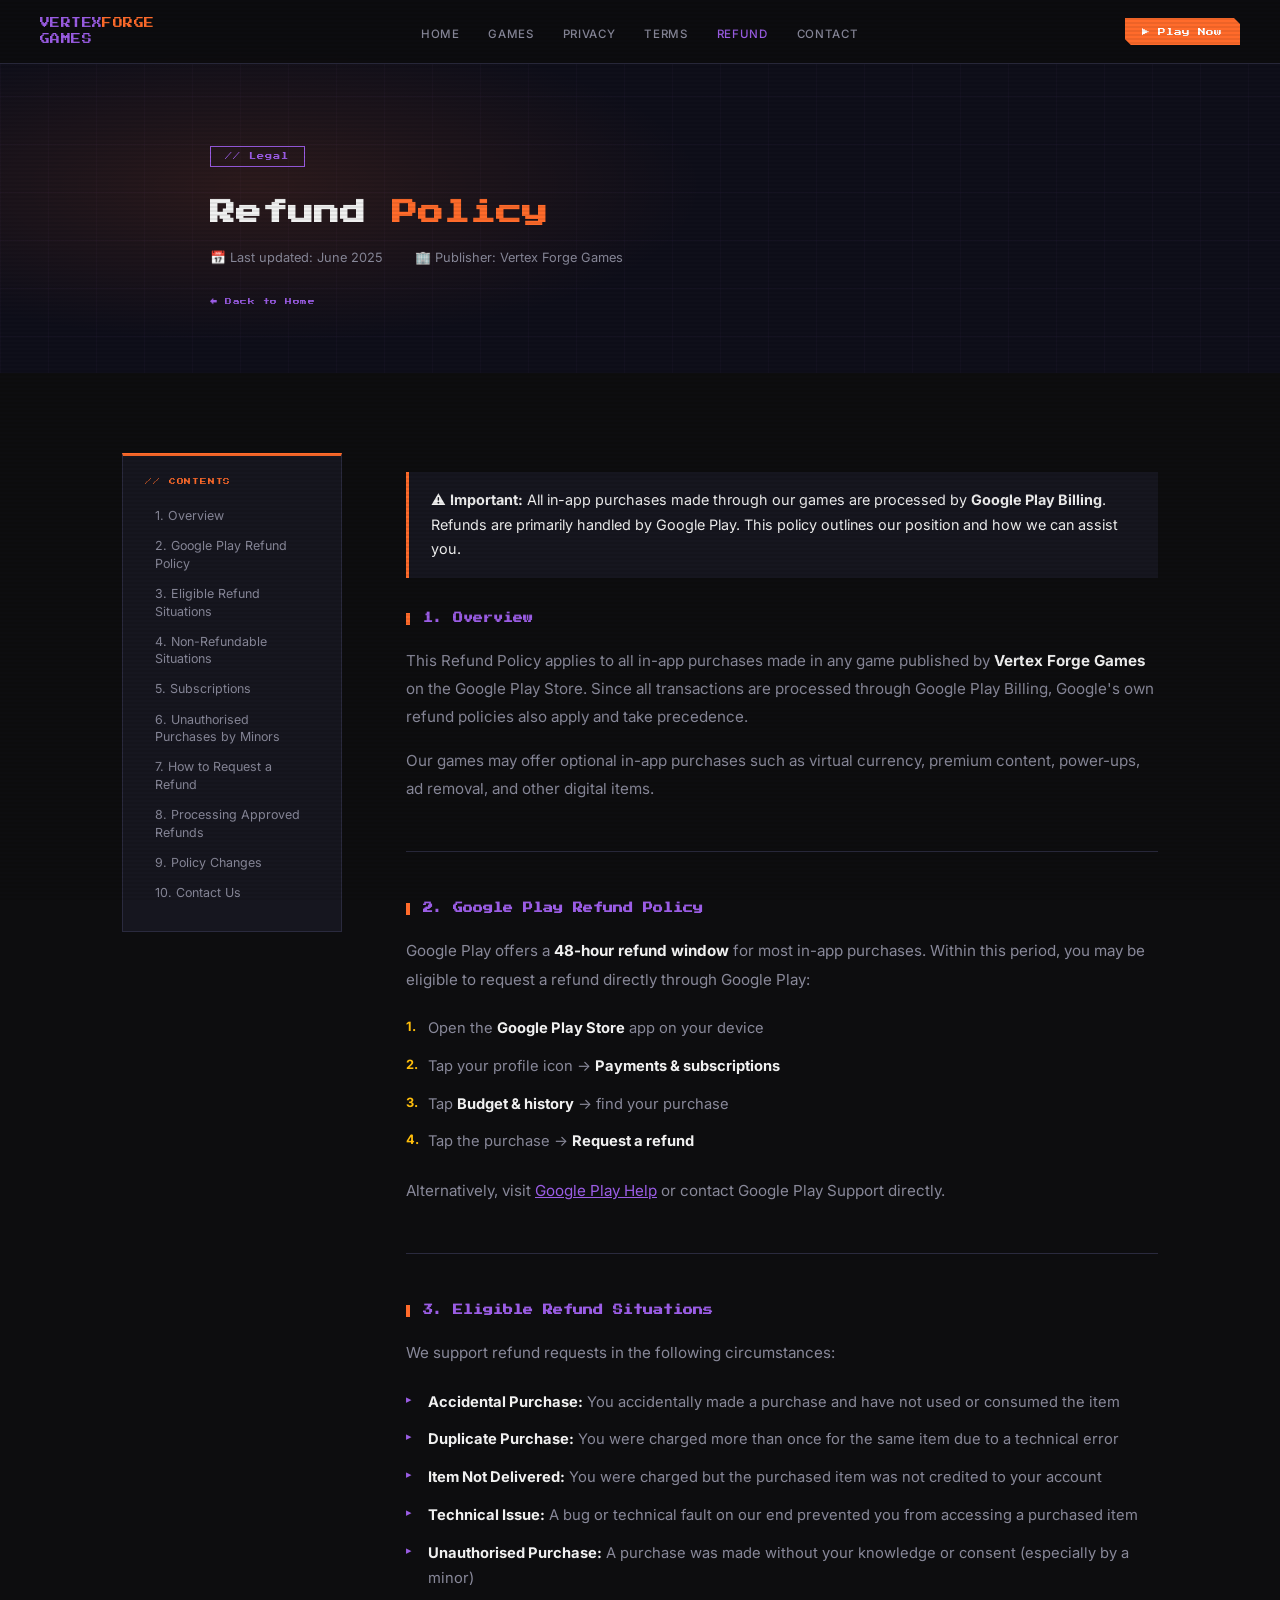
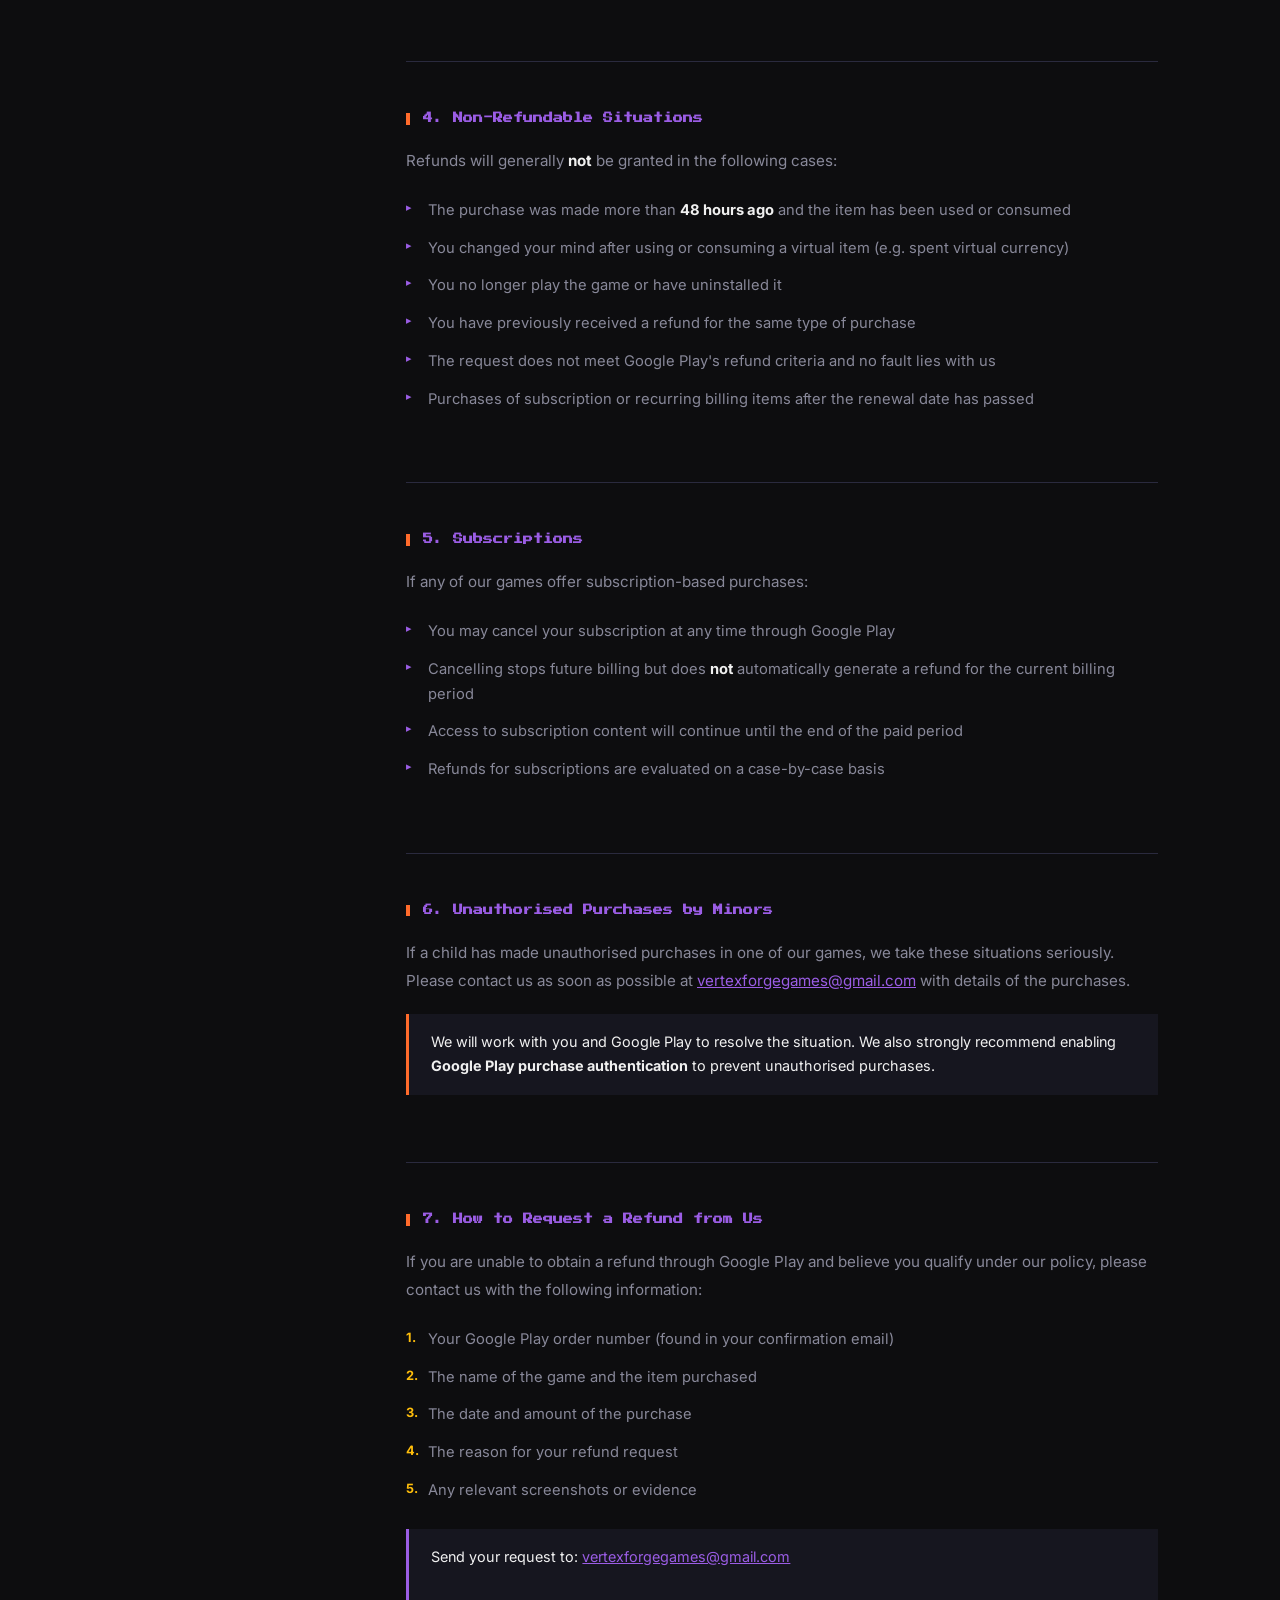
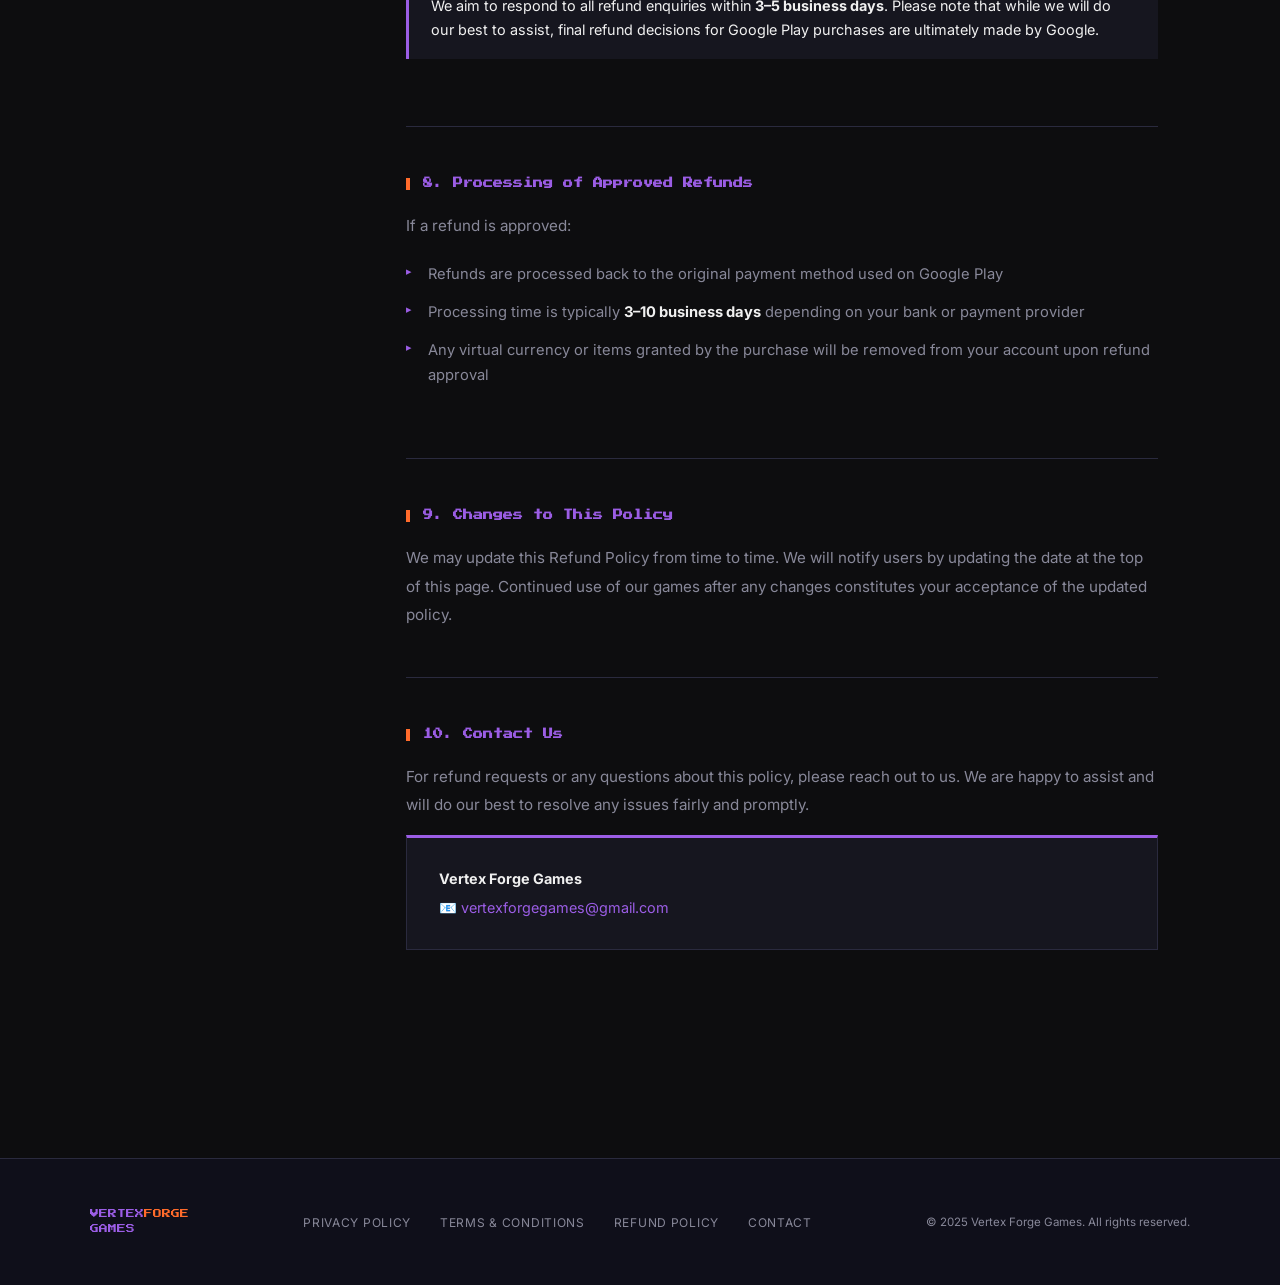
<file: refund-policy.html>
<!DOCTYPE html>
<html lang="en">
<head>
  <meta charset="UTF-8" />
  <meta name="viewport" content="width=device-width, initial-scale=1.0" />
  <title>Refund Policy – Vertex Forge Games</title>
  <link rel="preconnect" href="https://fonts.googleapis.com" />
  <link rel="preconnect" href="https://fonts.gstatic.com" crossorigin />
  <link href="https://fonts.googleapis.com/css2?family=Press+Start+2P&family=Inter:wght@300;400;500;600;700&display=swap" rel="stylesheet" />
  <link rel="stylesheet" href="style.css" />
</head>
<body>

<nav>
  <a href="index.html" class="nav-logo">VERTEX<span>FORGE</span><br>GAMES</a>
  <ul>
    <li><a href="index.html">Home</a></li>
    <li><a href="index.html#games">Games</a></li>
    <li><a href="privacy-policy.html">Privacy</a></li>
    <li><a href="terms.html">Terms</a></li>
    <li><a href="refund-policy.html" class="active">Refund</a></li>
    <li><a href="index.html#contact">Contact</a></li>
  </ul>
  <a href="https://play.google.com/store" class="nav-cta">▶ Play Now</a>
</nav>

<section class="legal-hero">
  <div class="legal-hero-inner">
    <span class="legal-eyebrow">// Legal</span>
    <h1 class="legal-title">Refund <span>Policy</span></h1>
    <div class="legal-meta">
      <span>📅 Last updated: June 2025</span>
      <span>🏢 Publisher: Vertex Forge Games</span>
    </div>
    <a href="index.html" class="back-link">← Back to Home</a>
  </div>
</section>

<div class="legal-layout">

  <aside class="toc">
    <div class="toc-title">// Contents</div>
    <ul>
      <li><a href="#s1">1. Overview</a></li>
      <li><a href="#s2">2. Google Play Refund Policy</a></li>
      <li><a href="#s3">3. Eligible Refund Situations</a></li>
      <li><a href="#s4">4. Non-Refundable Situations</a></li>
      <li><a href="#s5">5. Subscriptions</a></li>
      <li><a href="#s6">6. Unauthorised Purchases by Minors</a></li>
      <li><a href="#s7">7. How to Request a Refund</a></li>
      <li><a href="#s8">8. Processing Approved Refunds</a></li>
      <li><a href="#s9">9. Policy Changes</a></li>
      <li><a href="#s10">10. Contact Us</a></li>
    </ul>
  </aside>

  <main class="legal-body" style="padding:0;">

    <div class="legal-highlight warn" style="margin-bottom:2rem;">
      ⚠️ <strong>Important:</strong> All in-app purchases made through our games are processed by <strong>Google Play Billing</strong>. Refunds are primarily handled by Google Play. This policy outlines our position and how we can assist you.
    </div>

    <div class="legal-section" id="s1">
      <h2>1. Overview</h2>
      <p>This Refund Policy applies to all in-app purchases made in any game published by <strong>Vertex Forge Games</strong> on the Google Play Store. Since all transactions are processed through Google Play Billing, Google's own refund policies also apply and take precedence.</p>
      <p>Our games may offer optional in-app purchases such as virtual currency, premium content, power-ups, ad removal, and other digital items.</p>
    </div>

    <div class="legal-section" id="s2">
      <h2>2. Google Play Refund Policy</h2>
      <p>Google Play offers a <strong>48-hour refund window</strong> for most in-app purchases. Within this period, you may be eligible to request a refund directly through Google Play:</p>
      <ol>
        <li>Open the <strong>Google Play Store</strong> app on your device</li>
        <li>Tap your profile icon → <strong>Payments &amp; subscriptions</strong></li>
        <li>Tap <strong>Budget &amp; history</strong> → find your purchase</li>
        <li>Tap the purchase → <strong>Request a refund</strong></li>
      </ol>
      <p>Alternatively, visit <a href="https://play.google.com/store/account/subscriptions" style="color:var(--teal);">Google Play Help</a> or contact Google Play Support directly.</p>
    </div>

    <div class="legal-section" id="s3">
      <h2>3. Eligible Refund Situations</h2>
      <p>We support refund requests in the following circumstances:</p>
      <ul>
        <li><strong>Accidental Purchase:</strong> You accidentally made a purchase and have not used or consumed the item</li>
        <li><strong>Duplicate Purchase:</strong> You were charged more than once for the same item due to a technical error</li>
        <li><strong>Item Not Delivered:</strong> You were charged but the purchased item was not credited to your account</li>
        <li><strong>Technical Issue:</strong> A bug or technical fault on our end prevented you from accessing a purchased item</li>
        <li><strong>Unauthorised Purchase:</strong> A purchase was made without your knowledge or consent (especially by a minor)</li>
      </ul>
    </div>

    <div class="legal-section" id="s4">
      <h2>4. Non-Refundable Situations</h2>
      <p>Refunds will generally <strong>not</strong> be granted in the following cases:</p>
      <ul>
        <li>The purchase was made more than <strong>48 hours ago</strong> and the item has been used or consumed</li>
        <li>You changed your mind after using or consuming a virtual item (e.g. spent virtual currency)</li>
        <li>You no longer play the game or have uninstalled it</li>
        <li>You have previously received a refund for the same type of purchase</li>
        <li>The request does not meet Google Play's refund criteria and no fault lies with us</li>
        <li>Purchases of subscription or recurring billing items after the renewal date has passed</li>
      </ul>
    </div>

    <div class="legal-section" id="s5">
      <h2>5. Subscriptions</h2>
      <p>If any of our games offer subscription-based purchases:</p>
      <ul>
        <li>You may cancel your subscription at any time through Google Play</li>
        <li>Cancelling stops future billing but does <strong>not</strong> automatically generate a refund for the current billing period</li>
        <li>Access to subscription content will continue until the end of the paid period</li>
        <li>Refunds for subscriptions are evaluated on a case-by-case basis</li>
      </ul>
    </div>

    <div class="legal-section" id="s6">
      <h2>6. Unauthorised Purchases by Minors</h2>
      <p>If a child has made unauthorised purchases in one of our games, we take these situations seriously. Please contact us as soon as possible at <a href="mailto:vertexforgegames@gmail.com" style="color:var(--teal);">vertexforgegames@gmail.com</a> with details of the purchases.</p>
      <div class="legal-highlight warn">We will work with you and Google Play to resolve the situation. We also strongly recommend enabling <strong>Google Play purchase authentication</strong> to prevent unauthorised purchases.</div>
    </div>

    <div class="legal-section" id="s7">
      <h2>7. How to Request a Refund from Us</h2>
      <p>If you are unable to obtain a refund through Google Play and believe you qualify under our policy, please contact us with the following information:</p>
      <ol>
        <li>Your Google Play order number (found in your confirmation email)</li>
        <li>The name of the game and the item purchased</li>
        <li>The date and amount of the purchase</li>
        <li>The reason for your refund request</li>
        <li>Any relevant screenshots or evidence</li>
      </ol>
      <div class="legal-highlight info">Send your request to: <a href="mailto:vertexforgegames@gmail.com" style="color:var(--teal);">vertexforgegames@gmail.com</a><br><br>We aim to respond to all refund enquiries within <strong>3–5 business days</strong>. Please note that while we will do our best to assist, final refund decisions for Google Play purchases are ultimately made by Google.</div>
    </div>

    <div class="legal-section" id="s8">
      <h2>8. Processing of Approved Refunds</h2>
      <p>If a refund is approved:</p>
      <ul>
        <li>Refunds are processed back to the original payment method used on Google Play</li>
        <li>Processing time is typically <strong>3–10 business days</strong> depending on your bank or payment provider</li>
        <li>Any virtual currency or items granted by the purchase will be removed from your account upon refund approval</li>
      </ul>
    </div>

    <div class="legal-section" id="s9">
      <h2>9. Changes to This Policy</h2>
      <p>We may update this Refund Policy from time to time. We will notify users by updating the date at the top of this page. Continued use of our games after any changes constitutes your acceptance of the updated policy.</p>
    </div>

    <div class="legal-section" id="s10">
      <h2>10. Contact Us</h2>
      <p>For refund requests or any questions about this policy, please reach out to us. We are happy to assist and will do our best to resolve any issues fairly and promptly.</p>
      <div class="legal-contact-box">
        <p><strong>Vertex Forge Games</strong>
        📧 <a href="mailto:vertexforgegames@gmail.com">vertexforgegames@gmail.com</a></p>
      </div>
    </div>

  </main>
</div>

<footer>
  <div class="footer-inner">
    <a href="index.html" class="footer-logo">VERTEX<span>FORGE</span><br>GAMES</a>
    <div class="footer-links">
      <a href="privacy-policy.html">Privacy Policy</a>
      <a href="terms.html">Terms &amp; Conditions</a>
      <a href="refund-policy.html">Refund Policy</a>
      <a href="index.html#contact">Contact</a>
    </div>
    <span class="footer-copy">© 2025 Vertex Forge Games. All rights reserved.</span>
  </div>
</footer>

</body>
</html>
</file>
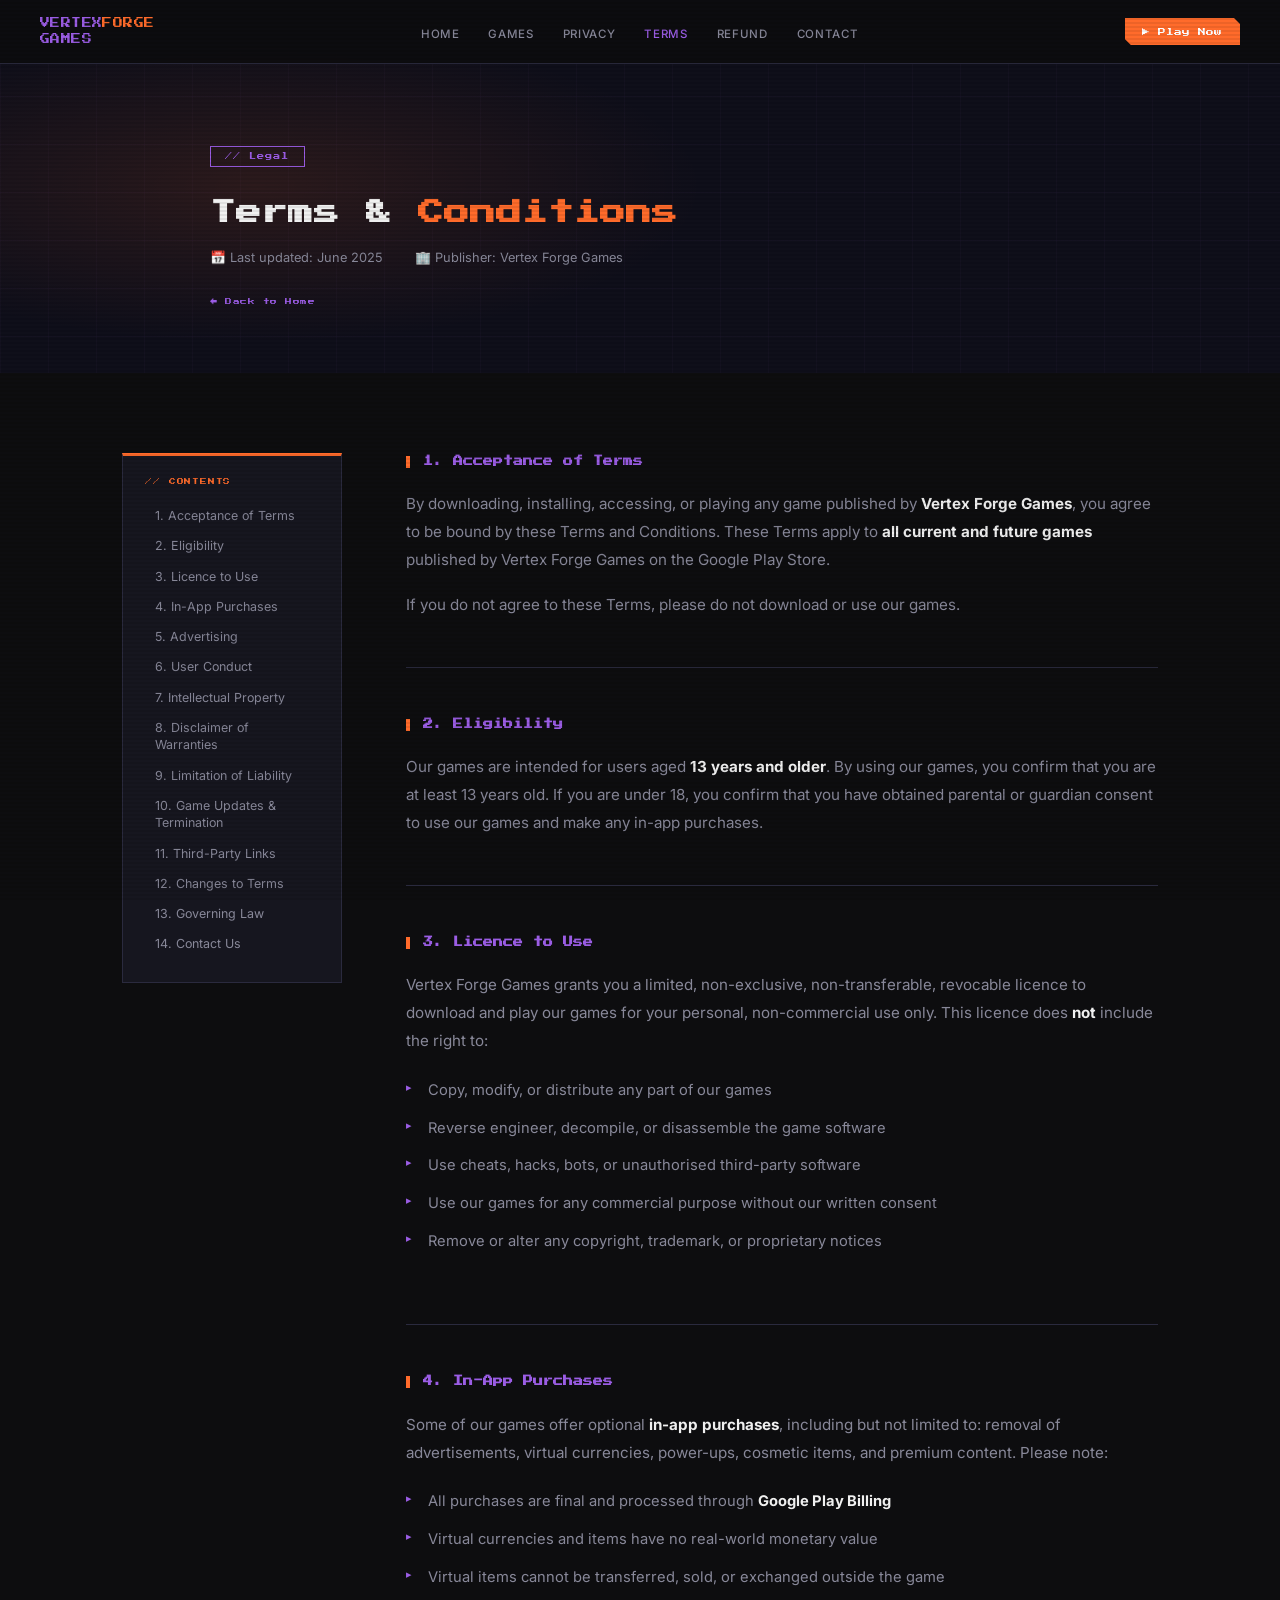
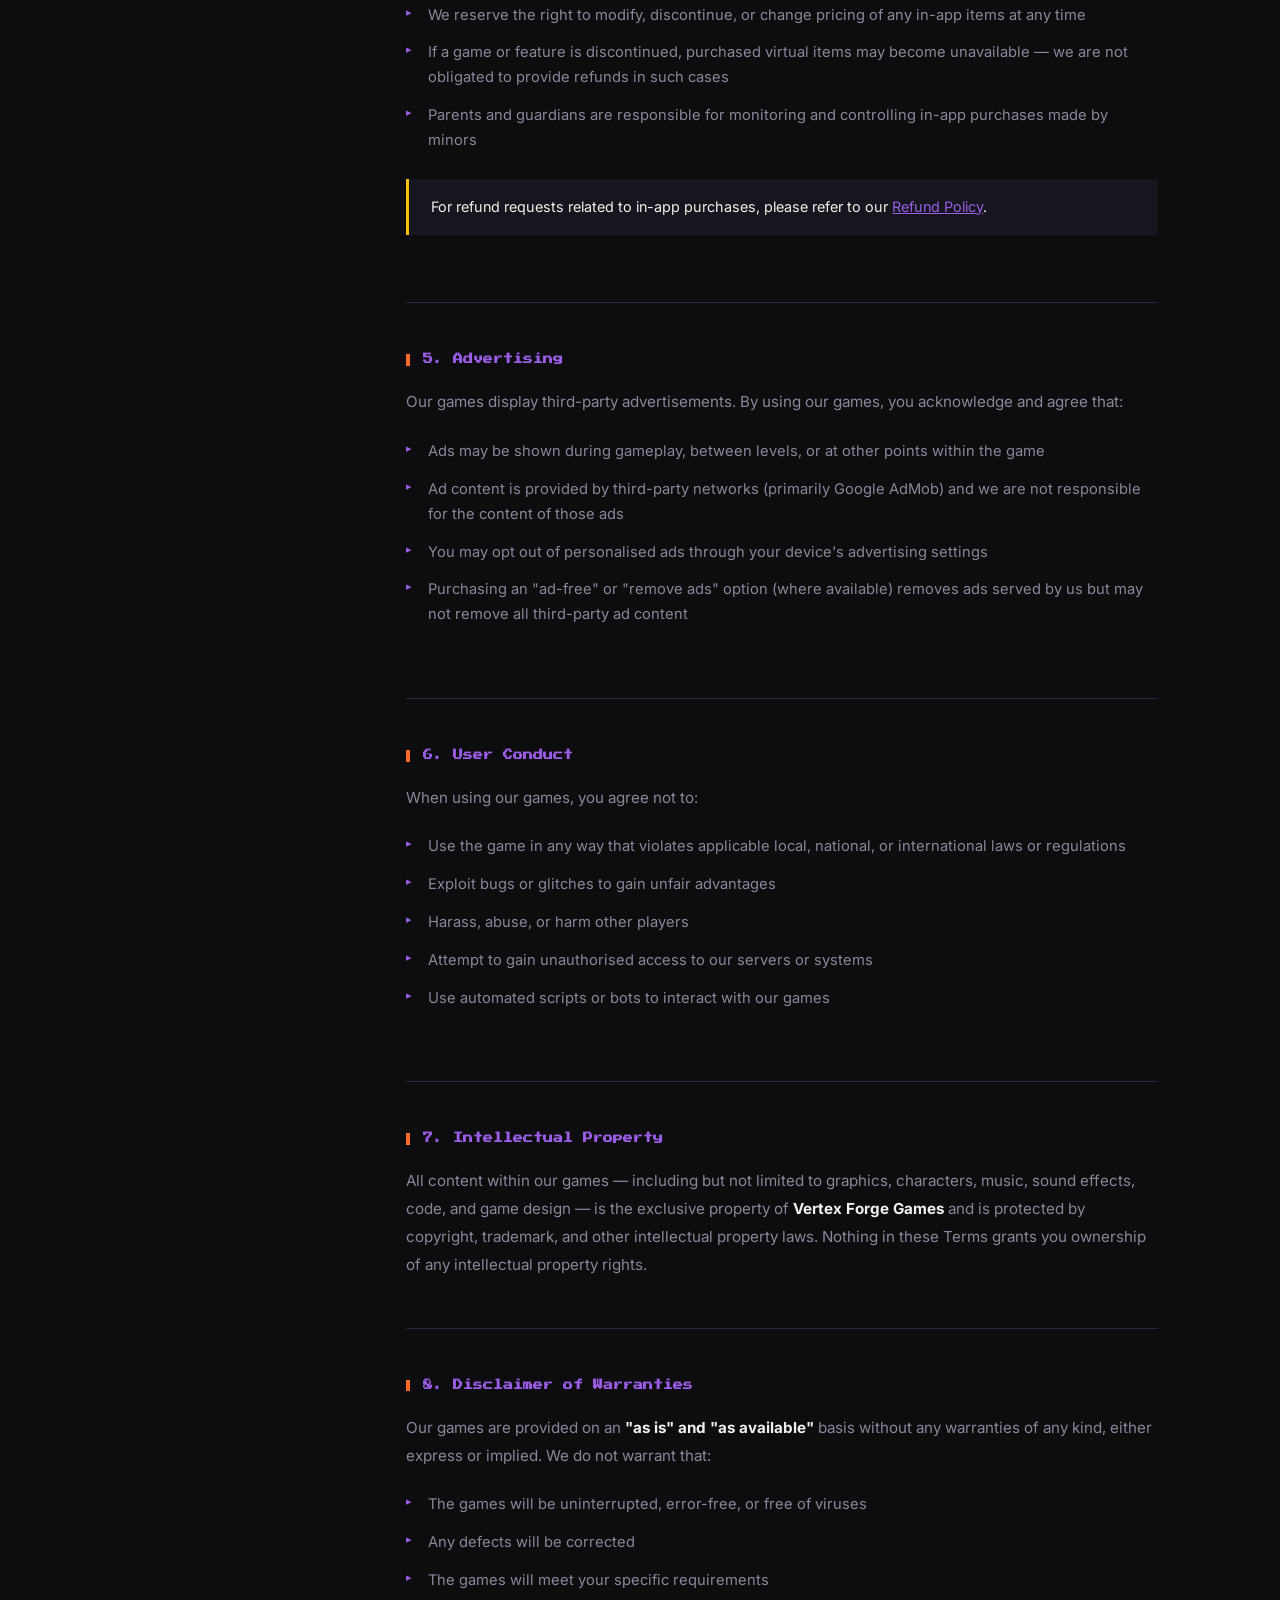
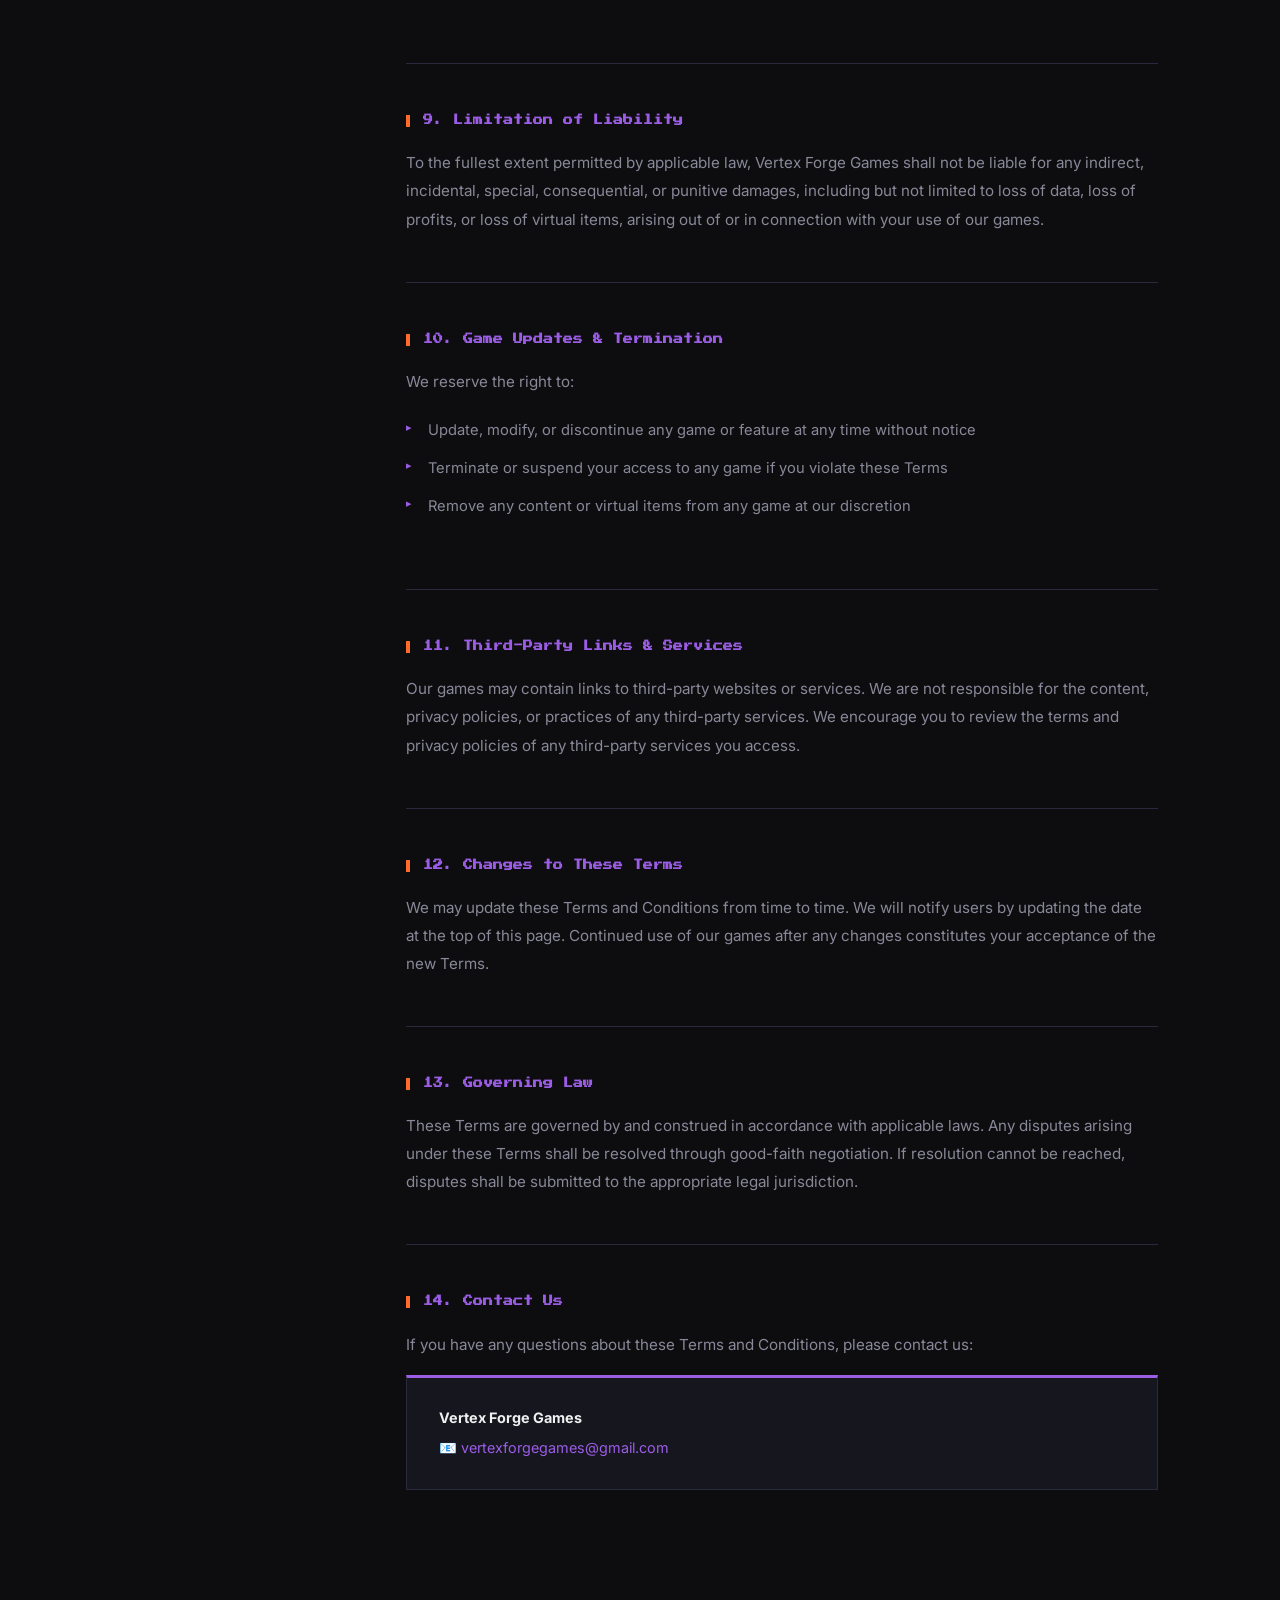
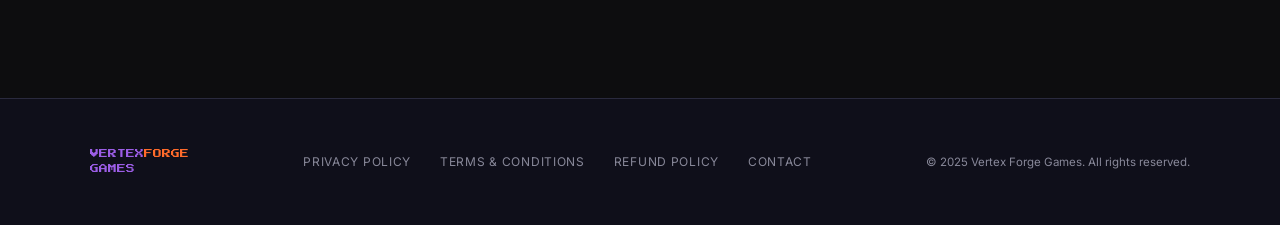
<file: terms.html>
<!DOCTYPE html>
<html lang="en">
<head>
  <meta charset="UTF-8" />
  <meta name="viewport" content="width=device-width, initial-scale=1.0" />
  <title>Terms & Conditions – Vertex Forge Games</title>
  <link rel="preconnect" href="https://fonts.googleapis.com" />
  <link rel="preconnect" href="https://fonts.gstatic.com" crossorigin />
  <link href="https://fonts.googleapis.com/css2?family=Press+Start+2P&family=Inter:wght@300;400;500;600;700&display=swap" rel="stylesheet" />
  <link rel="stylesheet" href="style.css" />
</head>
<body>

<nav>
  <a href="index.html" class="nav-logo">VERTEX<span>FORGE</span><br>GAMES</a>
  <ul>
    <li><a href="index.html">Home</a></li>
    <li><a href="index.html#games">Games</a></li>
    <li><a href="privacy-policy.html">Privacy</a></li>
    <li><a href="terms.html" class="active">Terms</a></li>
    <li><a href="refund-policy.html">Refund</a></li>
    <li><a href="index.html#contact">Contact</a></li>
  </ul>
  <a href="https://play.google.com/store" class="nav-cta">▶ Play Now</a>
</nav>

<section class="legal-hero">
  <div class="legal-hero-inner">
    <span class="legal-eyebrow">// Legal</span>
    <h1 class="legal-title">Terms &amp; <span>Conditions</span></h1>
    <div class="legal-meta">
      <span>📅 Last updated: June 2025</span>
      <span>🏢 Publisher: Vertex Forge Games</span>
    </div>
    <a href="index.html" class="back-link">← Back to Home</a>
  </div>
</section>

<div class="legal-layout">

  <aside class="toc">
    <div class="toc-title">// Contents</div>
    <ul>
      <li><a href="#s1">1. Acceptance of Terms</a></li>
      <li><a href="#s2">2. Eligibility</a></li>
      <li><a href="#s3">3. Licence to Use</a></li>
      <li><a href="#s4">4. In-App Purchases</a></li>
      <li><a href="#s5">5. Advertising</a></li>
      <li><a href="#s6">6. User Conduct</a></li>
      <li><a href="#s7">7. Intellectual Property</a></li>
      <li><a href="#s8">8. Disclaimer of Warranties</a></li>
      <li><a href="#s9">9. Limitation of Liability</a></li>
      <li><a href="#s10">10. Game Updates &amp; Termination</a></li>
      <li><a href="#s11">11. Third-Party Links</a></li>
      <li><a href="#s12">12. Changes to Terms</a></li>
      <li><a href="#s13">13. Governing Law</a></li>
      <li><a href="#s14">14. Contact Us</a></li>
    </ul>
  </aside>

  <main class="legal-body" style="padding:0;">

    <div class="legal-section" id="s1">
      <h2>1. Acceptance of Terms</h2>
      <p>By downloading, installing, accessing, or playing any game published by <strong>Vertex Forge Games</strong>, you agree to be bound by these Terms and Conditions. These Terms apply to <strong>all current and future games</strong> published by Vertex Forge Games on the Google Play Store.</p>
      <p>If you do not agree to these Terms, please do not download or use our games.</p>
    </div>

    <div class="legal-section" id="s2">
      <h2>2. Eligibility</h2>
      <p>Our games are intended for users aged <strong>13 years and older</strong>. By using our games, you confirm that you are at least 13 years old. If you are under 18, you confirm that you have obtained parental or guardian consent to use our games and make any in-app purchases.</p>
    </div>

    <div class="legal-section" id="s3">
      <h2>3. Licence to Use</h2>
      <p>Vertex Forge Games grants you a limited, non-exclusive, non-transferable, revocable licence to download and play our games for your personal, non-commercial use only. This licence does <strong>not</strong> include the right to:</p>
      <ul>
        <li>Copy, modify, or distribute any part of our games</li>
        <li>Reverse engineer, decompile, or disassemble the game software</li>
        <li>Use cheats, hacks, bots, or unauthorised third-party software</li>
        <li>Use our games for any commercial purpose without our written consent</li>
        <li>Remove or alter any copyright, trademark, or proprietary notices</li>
      </ul>
    </div>

    <div class="legal-section" id="s4">
      <h2>4. In-App Purchases</h2>
      <p>Some of our games offer optional <strong>in-app purchases</strong>, including but not limited to: removal of advertisements, virtual currencies, power-ups, cosmetic items, and premium content. Please note:</p>
      <ul>
        <li>All purchases are final and processed through <strong>Google Play Billing</strong></li>
        <li>Virtual currencies and items have no real-world monetary value</li>
        <li>Virtual items cannot be transferred, sold, or exchanged outside the game</li>
        <li>We reserve the right to modify, discontinue, or change pricing of any in-app items at any time</li>
        <li>If a game or feature is discontinued, purchased virtual items may become unavailable — we are not obligated to provide refunds in such cases</li>
        <li>Parents and guardians are responsible for monitoring and controlling in-app purchases made by minors</li>
      </ul>
      <div class="legal-highlight">For refund requests related to in-app purchases, please refer to our <a href="refund-policy.html" style="color:var(--teal);">Refund Policy</a>.</div>
    </div>

    <div class="legal-section" id="s5">
      <h2>5. Advertising</h2>
      <p>Our games display third-party advertisements. By using our games, you acknowledge and agree that:</p>
      <ul>
        <li>Ads may be shown during gameplay, between levels, or at other points within the game</li>
        <li>Ad content is provided by third-party networks (primarily Google AdMob) and we are not responsible for the content of those ads</li>
        <li>You may opt out of personalised ads through your device's advertising settings</li>
        <li>Purchasing an "ad-free" or "remove ads" option (where available) removes ads served by us but may not remove all third-party ad content</li>
      </ul>
    </div>

    <div class="legal-section" id="s6">
      <h2>6. User Conduct</h2>
      <p>When using our games, you agree not to:</p>
      <ul>
        <li>Use the game in any way that violates applicable local, national, or international laws or regulations</li>
        <li>Exploit bugs or glitches to gain unfair advantages</li>
        <li>Harass, abuse, or harm other players</li>
        <li>Attempt to gain unauthorised access to our servers or systems</li>
        <li>Use automated scripts or bots to interact with our games</li>
      </ul>
    </div>

    <div class="legal-section" id="s7">
      <h2>7. Intellectual Property</h2>
      <p>All content within our games — including but not limited to graphics, characters, music, sound effects, code, and game design — is the exclusive property of <strong>Vertex Forge Games</strong> and is protected by copyright, trademark, and other intellectual property laws. Nothing in these Terms grants you ownership of any intellectual property rights.</p>
    </div>

    <div class="legal-section" id="s8">
      <h2>8. Disclaimer of Warranties</h2>
      <p>Our games are provided on an <strong>"as is" and "as available"</strong> basis without any warranties of any kind, either express or implied. We do not warrant that:</p>
      <ul>
        <li>The games will be uninterrupted, error-free, or free of viruses</li>
        <li>Any defects will be corrected</li>
        <li>The games will meet your specific requirements</li>
      </ul>
    </div>

    <div class="legal-section" id="s9">
      <h2>9. Limitation of Liability</h2>
      <p>To the fullest extent permitted by applicable law, Vertex Forge Games shall not be liable for any indirect, incidental, special, consequential, or punitive damages, including but not limited to loss of data, loss of profits, or loss of virtual items, arising out of or in connection with your use of our games.</p>
    </div>

    <div class="legal-section" id="s10">
      <h2>10. Game Updates &amp; Termination</h2>
      <p>We reserve the right to:</p>
      <ul>
        <li>Update, modify, or discontinue any game or feature at any time without notice</li>
        <li>Terminate or suspend your access to any game if you violate these Terms</li>
        <li>Remove any content or virtual items from any game at our discretion</li>
      </ul>
    </div>

    <div class="legal-section" id="s11">
      <h2>11. Third-Party Links &amp; Services</h2>
      <p>Our games may contain links to third-party websites or services. We are not responsible for the content, privacy policies, or practices of any third-party services. We encourage you to review the terms and privacy policies of any third-party services you access.</p>
    </div>

    <div class="legal-section" id="s12">
      <h2>12. Changes to These Terms</h2>
      <p>We may update these Terms and Conditions from time to time. We will notify users by updating the date at the top of this page. Continued use of our games after any changes constitutes your acceptance of the new Terms.</p>
    </div>

    <div class="legal-section" id="s13">
      <h2>13. Governing Law</h2>
      <p>These Terms are governed by and construed in accordance with applicable laws. Any disputes arising under these Terms shall be resolved through good-faith negotiation. If resolution cannot be reached, disputes shall be submitted to the appropriate legal jurisdiction.</p>
    </div>

    <div class="legal-section" id="s14">
      <h2>14. Contact Us</h2>
      <p>If you have any questions about these Terms and Conditions, please contact us:</p>
      <div class="legal-contact-box">
        <p><strong>Vertex Forge Games</strong>
        📧 <a href="mailto:vertexforgegames@gmail.com">vertexforgegames@gmail.com</a></p>
      </div>
    </div>

  </main>
</div>

<footer>
  <div class="footer-inner">
    <a href="index.html" class="footer-logo">VERTEX<span>FORGE</span><br>GAMES</a>
    <div class="footer-links">
      <a href="privacy-policy.html">Privacy Policy</a>
      <a href="terms.html">Terms &amp; Conditions</a>
      <a href="refund-policy.html">Refund Policy</a>
      <a href="index.html#contact">Contact</a>
    </div>
    <span class="footer-copy">© 2025 Vertex Forge Games. All rights reserved.</span>
  </div>
</footer>

</body>
</html>
</file>
<file: style.css>
*, *::before, *::after { box-sizing: border-box; margin: 0; padding: 0; }

:root {
  --black:     #0d0d0f;
  --deep-navy: #0f0f1a;
  --panel:     #16161f;
  --panel2:    #1c1c2a;
  --red:       #ff6b2b;
  --teal:      #9b5de5;
  --gold:      #ffbe0b;
  --white:     #f0f0f0;
  --muted:     #888899;
  --border:    #2a2a3e;
  --pixel-font: 'Press Start 2P', monospace;
  --body-font:  'Inter', sans-serif;
}

html { scroll-behavior: smooth; }

body {
  font-family: var(--body-font);
  background: var(--black);
  color: var(--white);
  overflow-x: hidden;
}

body::before {
  content: '';
  position: fixed;
  inset: 0;
  background: repeating-linear-gradient(
    to bottom,
    transparent 0px, transparent 2px,
    rgba(0,0,0,0.07) 2px, rgba(0,0,0,0.07) 4px
  );
  pointer-events: none;
  z-index: 9999;
}

/* NAV */
nav {
  position: fixed;
  top: 0; left: 0; right: 0;
  z-index: 100;
  display: flex;
  align-items: center;
  justify-content: space-between;
  padding: 0 2.5rem;
  height: 64px;
  background: rgba(13,13,15,0.95);
  backdrop-filter: blur(12px);
  border-bottom: 1px solid var(--border);
}

.nav-logo {
  font-family: var(--pixel-font);
  font-size: 0.62rem;
  color: var(--teal);
  text-decoration: none;
  letter-spacing: 0.04em;
  line-height: 1.6;
}
.nav-logo span { color: var(--red); }

nav ul { display: flex; gap: 1.8rem; list-style: none; }
nav ul a {
  font-size: 0.72rem;
  font-weight: 500;
  color: var(--muted);
  text-decoration: none;
  letter-spacing: 0.06em;
  text-transform: uppercase;
  transition: color 0.2s;
}
nav ul a:hover, nav ul a.active { color: var(--teal); }

.nav-cta {
  font-family: var(--pixel-font);
  font-size: 0.48rem;
  padding: 0.6rem 1.1rem;
  background: var(--red);
  color: #fff;
  text-decoration: none;
  clip-path: polygon(0 0, calc(100% - 6px) 0, 100% 6px, 100% 100%, 6px 100%, 0 calc(100% - 6px));
  transition: background 0.2s, transform 0.1s;
}
.nav-cta:hover { background: #ff7c45; transform: translateY(-1px); }

/* FOOTER */
footer {
  background: var(--deep-navy);
  border-top: 1px solid var(--border);
  padding: 3rem 2.5rem;
}
.footer-inner {
  max-width: 1100px;
  margin: 0 auto;
  display: flex;
  align-items: center;
  justify-content: space-between;
  flex-wrap: wrap;
  gap: 1.5rem;
}
.footer-logo {
  font-family: var(--pixel-font);
  font-size: 0.55rem;
  color: var(--teal);
  text-decoration: none;
  line-height: 1.7;
}
.footer-logo span { color: var(--red); }
.footer-links { display: flex; gap: 1.8rem; flex-wrap: wrap; }
.footer-links a {
  font-size: 0.75rem;
  color: var(--muted);
  text-decoration: none;
  letter-spacing: 0.06em;
  text-transform: uppercase;
  transition: color 0.2s;
}
.footer-links a:hover { color: var(--teal); }
.footer-copy { font-size: 0.72rem; color: var(--muted); }

/* LEGAL PAGE SHARED */
.legal-hero {
  padding: 9rem 2rem 4rem;
  background: var(--deep-navy);
  position: relative;
  overflow: hidden;
}
.legal-hero::before {
  content: '';
  position: absolute;
  inset: 0;
  background-image:
    linear-gradient(rgba(155,93,229,0.03) 1px, transparent 1px),
    linear-gradient(90deg, rgba(155,93,229,0.03) 1px, transparent 1px);
  background-size: 48px 48px;
}
.legal-hero::after {
  content: '';
  position: absolute;
  inset: 0;
  background: radial-gradient(ellipse 50% 60% at 20% 50%, rgba(255,107,43,0.12) 0%, transparent 70%);
}
.legal-hero-inner {
  max-width: 860px;
  margin: 0 auto;
  position: relative;
  z-index: 2;
}
.legal-eyebrow {
  display: inline-block;
  font-family: var(--pixel-font);
  font-size: 0.45rem;
  color: var(--teal);
  letter-spacing: 0.14em;
  border: 1px solid var(--teal);
  padding: 0.35rem 0.9rem;
  margin-bottom: 1.5rem;
}
.legal-title {
  font-family: var(--pixel-font);
  font-size: clamp(0.9rem, 3vw, 1.6rem);
  color: var(--white);
  line-height: 1.7;
  margin-bottom: 1rem;
}
.legal-title span { color: var(--red); }
.legal-meta {
  font-size: 0.8rem;
  color: var(--muted);
  display: flex;
  gap: 2rem;
  flex-wrap: wrap;
  margin-bottom: 1.5rem;
}
.legal-meta span { display: flex; align-items: center; gap: 0.4rem; }
.back-link {
  font-family: var(--pixel-font);
  font-size: 0.42rem;
  color: var(--teal);
  text-decoration: none;
  letter-spacing: 0.08em;
  transition: color 0.2s;
}
.back-link:hover { color: var(--white); }

/* LEGAL BODY */
.legal-body {
  max-width: 860px;
  margin: 0 auto;
  padding: 5rem 2rem 7rem;
}
.legal-section {
  margin-bottom: 3rem;
  padding-bottom: 3rem;
  border-bottom: 1px solid var(--border);
}
.legal-section:last-child { border-bottom: none; }

.legal-section h2 {
  font-family: var(--pixel-font);
  font-size: 0.62rem;
  color: var(--teal);
  line-height: 1.8;
  margin-bottom: 1.2rem;
  display: flex;
  align-items: center;
  gap: 0.8rem;
}
.legal-section h2::before {
  content: '';
  display: inline-block;
  width: 4px;
  height: 1.2em;
  background: var(--red);
  flex-shrink: 0;
}

.legal-section p {
  font-size: 0.95rem;
  color: var(--muted);
  line-height: 1.85;
  margin-bottom: 1rem;
}
.legal-section p strong { color: var(--white); }
.legal-section p:last-child { margin-bottom: 0; }

.legal-section ul, .legal-section ol {
  padding-left: 0;
  list-style: none;
  margin: 0.8rem 0 1rem;
}
.legal-section ul li, .legal-section ol li {
  font-size: 0.92rem;
  color: var(--muted);
  padding: 0.4rem 0 0.4rem 1.4rem;
  position: relative;
  line-height: 1.7;
}
.legal-section ul li::before {
  content: '▸';
  position: absolute;
  left: 0;
  color: var(--teal);
  font-size: 0.7rem;
}
.legal-section ol { counter-reset: steps; }
.legal-section ol li { counter-increment: steps; }
.legal-section ol li::before {
  content: counter(steps) '.';
  position: absolute;
  left: 0;
  color: var(--gold);
  font-size: 0.8rem;
  font-weight: 700;
}
.legal-section ul li strong, .legal-section ol li strong { color: var(--white); }

.legal-highlight {
  background: var(--panel);
  border-left: 3px solid var(--gold);
  padding: 1rem 1.4rem;
  margin: 1.2rem 0;
  font-size: 0.9rem;
  color: var(--white);
  line-height: 1.7;
}
.legal-highlight.warn { border-left-color: var(--red); }
.legal-highlight.info { border-left-color: var(--teal); }

.legal-contact-box {
  background: var(--panel);
  border: 1px solid var(--border);
  border-top: 3px solid var(--teal);
  padding: 1.8rem 2rem;
  margin-top: 1rem;
}
.legal-contact-box p {
  margin: 0;
  font-size: 0.9rem;
  color: var(--muted);
  line-height: 1.7;
}
.legal-contact-box strong { color: var(--white); display: block; margin-bottom: 0.3rem; }
.legal-contact-box a { color: var(--teal); text-decoration: none; }
.legal-contact-box a:hover { color: var(--white); }

/* TOC sidebar style — rendered inline on mobile */
.legal-layout {
  display: grid;
  grid-template-columns: 220px 1fr;
  gap: 4rem;
  max-width: 1100px;
  margin: 0 auto;
  padding: 5rem 2rem 7rem;
  align-items: start;
}
.toc {
  position: sticky;
  top: 80px;
  background: var(--panel);
  border: 1px solid var(--border);
  border-top: 3px solid var(--red);
  padding: 1.4rem;
}
.toc-title {
  font-family: var(--pixel-font);
  font-size: 0.42rem;
  color: var(--red);
  letter-spacing: 0.12em;
  text-transform: uppercase;
  margin-bottom: 1rem;
}
.toc ul { list-style: none; }
.toc ul li { margin-bottom: 0.1rem; }
.toc ul a {
  font-size: 0.78rem;
  color: var(--muted);
  text-decoration: none;
  display: block;
  padding: 0.35rem 0.5rem;
  border-left: 2px solid transparent;
  transition: color 0.2s, border-color 0.2s;
  line-height: 1.4;
}
.toc ul a:hover {
  color: var(--teal);
  border-left-color: var(--teal);
}

/* Buttons */
.btn-primary {
  font-family: var(--pixel-font);
  font-size: 0.48rem;
  padding: 0.9rem 1.8rem;
  background: var(--red);
  color: #fff;
  text-decoration: none;
  clip-path: polygon(0 0, calc(100% - 8px) 0, 100% 8px, 100% 100%, 8px 100%, 0 calc(100% - 8px));
  display: inline-block;
  transition: background 0.2s, transform 0.15s, box-shadow 0.2s;
}
.btn-primary:hover {
  background: #ff7c45;
  transform: translateY(-2px);
  box-shadow: 0 8px 24px rgba(255,107,43,0.35);
}

/* SECTION shared */
.section-label {
  font-family: var(--pixel-font);
  font-size: 0.42rem;
  color: var(--red);
  letter-spacing: 0.18em;
  text-transform: uppercase;
  margin-bottom: 0.8rem;
}
.section-title {
  font-family: var(--pixel-font);
  font-size: clamp(0.8rem, 2.5vw, 1.3rem);
  line-height: 1.8;
  color: var(--white);
  margin-bottom: 2rem;
}

@media (max-width: 768px) {
  nav ul { display: none; }
  .legal-layout { grid-template-columns: 1fr; }
  .toc { position: static; }
  .footer-inner { flex-direction: column; align-items: flex-start; }
  .legal-meta { gap: 1rem; }
}
</file>
